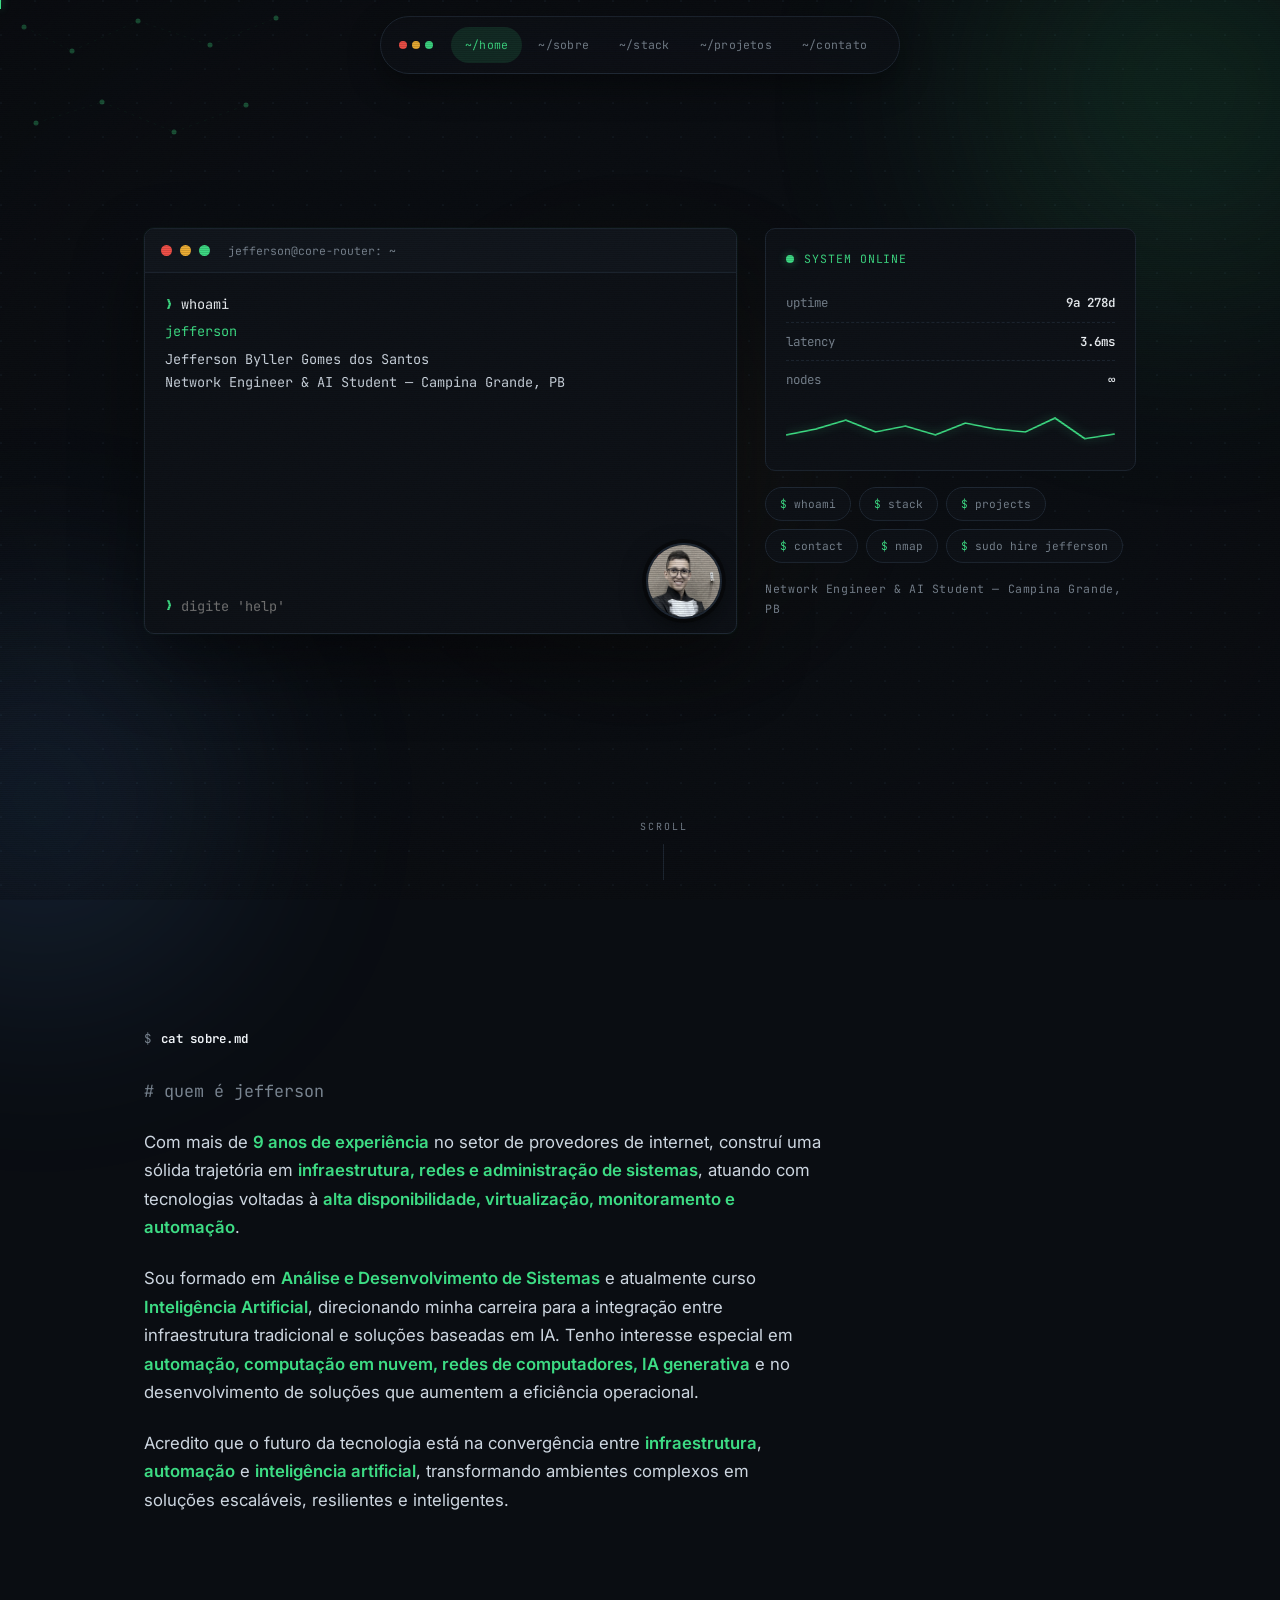
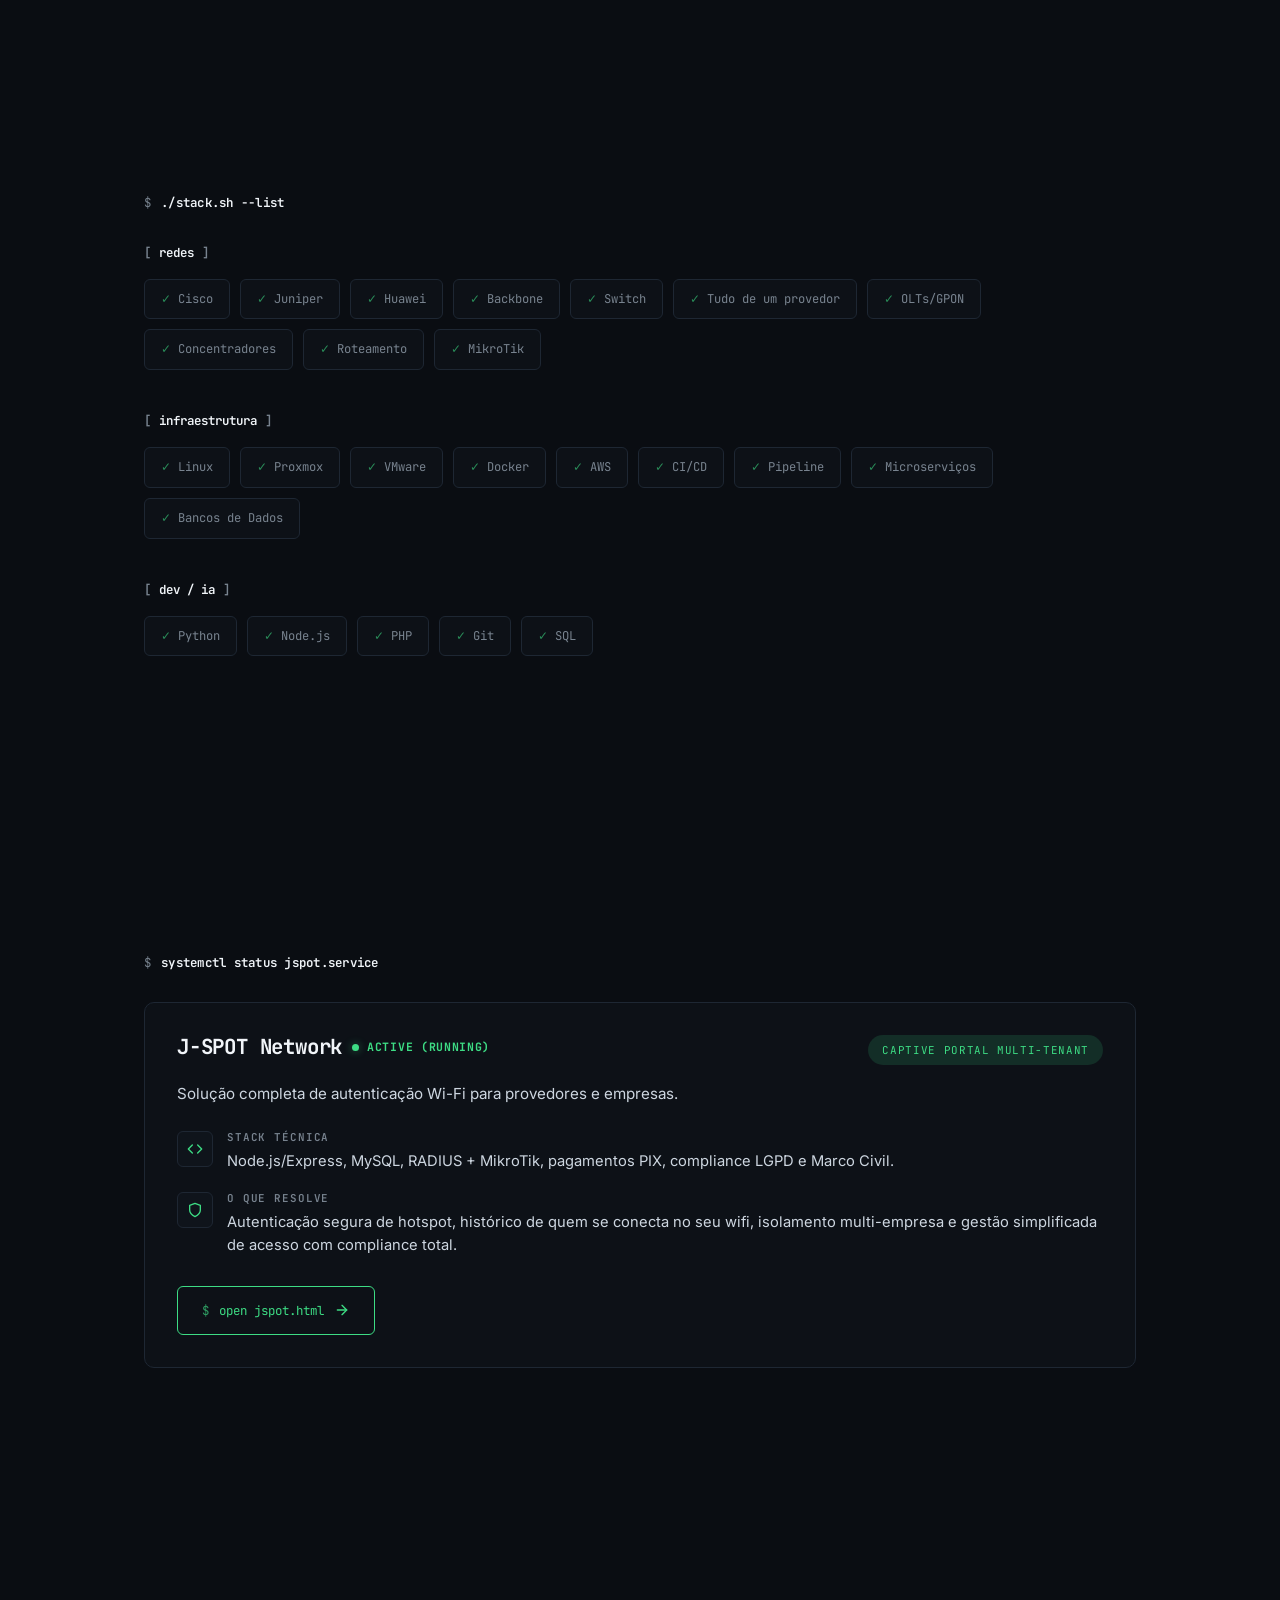
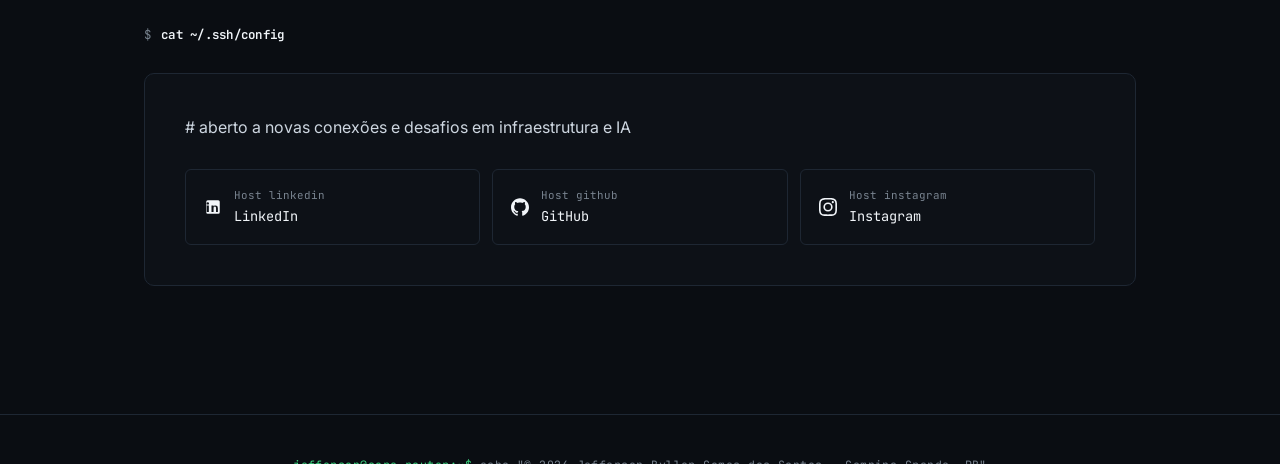
<file: html/index.html>
<!DOCTYPE html>
<html lang="pt-BR">

<head>
    <meta charset="UTF-8">
    <meta name="viewport" content="width=device-width, initial-scale=1.0">
    <meta name="description"
        content="Jefferson Byller — Network Engineer & AI Student. +9 anos em infraestrutura de provedores de internet, agora integrando redes com IA.">
    <title>jefferson@core-router: ~</title>

    <!-- Fonts -->
    <link rel="preconnect" href="https://fonts.googleapis.com">
    <link rel="preconnect" href="https://fonts.gstatic.com" crossorigin>
    <link
        href="https://fonts.googleapis.com/css2?family=JetBrains+Mono:wght@400;500;600;700&family=Inter:wght@400;500;600&display=swap"
        rel="stylesheet">

    <link rel="stylesheet" href="style.css">
    <link rel="icon" type="image/x-icon" href="favicon.ico">
</head>

<body>

    <!-- Custom Cursor -->
    <div class="cursor-caret" id="cursorCaret"></div>
    <div class="cursor-halo" id="cursorHalo"></div>

    <!-- Living Background -->
    <div class="bg-orb bg-orb--1"></div>
    <div class="bg-orb bg-orb--2"></div>
    <div class="bg-orb bg-orb--3"></div>

    <svg class="net-mesh" aria-hidden="true">
        <line x1="8%" y1="18%" x2="24%" y2="34%"></line>
        <line x1="24%" y1="34%" x2="46%" y2="14%"></line>
        <line x1="46%" y1="14%" x2="70%" y2="30%"></line>
        <line x1="70%" y1="30%" x2="92%" y2="12%"></line>
        <line x1="12%" y1="82%" x2="34%" y2="68%"></line>
        <line x1="34%" y1="68%" x2="58%" y2="88%"></line>
        <line x1="58%" y1="88%" x2="82%" y2="70%"></line>
        <circle class="pulse" cx="8%" cy="18%" r="2.5"></circle>
        <circle class="pulse" cx="24%" cy="34%" r="2.5" style="animation-delay: -0.8s;"></circle>
        <circle class="pulse" cx="46%" cy="14%" r="2.5" style="animation-delay: -1.6s;"></circle>
        <circle class="pulse" cx="70%" cy="30%" r="2.5" style="animation-delay: -2.4s;"></circle>
        <circle class="pulse" cx="92%" cy="12%" r="2.5" style="animation-delay: -0.4s;"></circle>
        <circle class="pulse" cx="12%" cy="82%" r="2.5" style="animation-delay: -1.2s;"></circle>
        <circle class="pulse" cx="34%" cy="68%" r="2.5" style="animation-delay: -2s;"></circle>
        <circle class="pulse" cx="58%" cy="88%" r="2.5" style="animation-delay: -2.8s;"></circle>
        <circle class="pulse" cx="82%" cy="70%" r="2.5" style="animation-delay: -0.6s;"></circle>
    </svg>

    <!-- Scroll Progress -->
    <div class="scroll-progress" id="scrollProgress"></div>

    <!-- CRT + Noise -->
    <div class="crt-overlay"></div>
    <div class="noise-overlay"></div>

    <!-- Boot sequence -->
    <div class="boot-screen" id="bootScreen">
        <div id="bootLog"></div>
        <button class="boot-skip" id="bootSkip" type="button">pular introdução →</button>
    </div>

    <!-- Terminal-style floating nav -->
    <nav class="term-nav" id="floatingNav">
        <div class="tab-dots"><span></span><span></span><span></span></div>
        <div class="tab-links">
            <a href="#home">~/home</a>
            <a href="#sobre">~/sobre</a>
            <a href="#stack">~/stack</a>
            <a href="#projetos">~/projetos</a>
            <a href="#contato">~/contato</a>
        </div>
    </nav>

    <main class="container">

        <!-- ░░░ HERO — interactive terminal ░░░ -->
        <section class="hero" id="home">
            <div class="hero-grid">

                <div class="term-window">
                    <div class="term-titlebar">
                        <span class="dot dot-red"></span>
                        <span class="dot dot-amber"></span>
                        <span class="dot dot-green"></span>
                        <span class="term-title">jefferson@core-router: ~</span>
                    </div>
                    <div class="term-body-inner" id="termBodyInner">
                        <div class="term-history" id="termHistory" aria-live="polite"></div>
                        <div class="term-input-line">
                            <span class="prompt">❯</span>
                            <input id="termInput" type="text" autocomplete="off" autocapitalize="off" spellcheck="false"
                                aria-label="Terminal interativo — digite um comando (help para ajuda)"
                                placeholder="digite 'help'">
                        </div>
                    </div>
                    <div class="term-cam">
                        <span class="live-dot"></span>
                        <img src="Images/jeff-cam.jpg" alt="Jefferson Byller" width="240" height="240" loading="eager">
                    </div>
                </div>

                <div class="hero-side">
                    <div class="status-card reveal">
                        <div class="status-row"><span class="dot-pulse"></span> system online</div>
                        <div class="metric"><span>uptime</span><span id="uptimeVal">9a 0d</span></div>
                        <div class="metric"><span>latency</span><span id="pingVal">4.0ms</span></div>
                        <div class="metric"><span>nodes</span><span>∞</span></div>
                        <svg class="sparkline" viewBox="0 0 200 40" preserveAspectRatio="none">
                            <polyline id="sparkPoly" points=""></polyline>
                        </svg>
                    </div>

                    <div class="quick-cmds reveal">
                        <button type="button" data-cmd="whoami">whoami</button>
                        <button type="button" data-cmd="stack">stack</button>
                        <button type="button" data-cmd="projects">projects</button>
                        <button type="button" data-cmd="contact">contact</button>
                        <button type="button" data-cmd="nmap">nmap</button>
                        <button type="button" data-cmd="sudo hire jefferson">sudo hire jefferson</button>
                    </div>

                    <span class="hero-role reveal">Network Engineer &amp; AI Student — Campina Grande, PB</span>
                </div>
            </div>

            <div class="scroll-hint">
                <span>scroll</span>
                <div class="scroll-line"></div>
            </div>
        </section>

        <!-- ░░░ SOBRE ░░░ -->
        <section class="about" id="sobre">
            <div class="file-header reveal"><span class="path">cat sobre.md</span></div>
            <div class="about-content reveal" style="transition-delay: 0.1s;">
                <p class="md-comment">quem é jefferson</p>
                <p>
                    Com mais de <span class="highlight">9 anos de experiência</span> no setor de provedores de
                    internet, construí uma sólida trajetória em <span class="highlight">infraestrutura, redes e
                        administração de sistemas</span>, atuando com tecnologias voltadas à <span
                        class="highlight">alta disponibilidade, virtualização, monitoramento e automação</span>.
                </p>
                <p>
                    Sou formado em <span class="highlight">Análise e Desenvolvimento de Sistemas</span> e atualmente
                    curso <span class="highlight">Inteligência Artificial</span>, direcionando minha carreira para a
                    integração entre infraestrutura tradicional e soluções baseadas em IA. Tenho interesse especial em
                    <span class="highlight">automação, computação em nuvem, redes de computadores, IA generativa</span>
                    e no desenvolvimento de soluções que aumentem a eficiência operacional.
                </p>
                <p>
                    Acredito que o futuro da tecnologia está na convergência entre
                    <span class="highlight">infraestrutura</span>, <span class="highlight">automação</span> e
                    <span class="highlight">inteligência artificial</span>, transformando ambientes complexos em
                    soluções escaláveis, resilientes e inteligentes.
                </p>
            </div>
        </section>

        <!-- ░░░ STACK ░░░ -->
        <section class="stack" id="stack">
            <div class="file-header reveal"><span class="path">./stack.sh --list</span></div>

            <div class="stack-group reveal">
                <span class="stack-category">redes</span>
                <div class="chips-container reveal-stagger">
                    <div class="chip">Cisco</div>
                    <div class="chip">Juniper</div>
                    <div class="chip">Huawei</div>
                    <div class="chip">Backbone</div>
                    <div class="chip">Switch</div>
                    <div class="chip">Tudo de um provedor</div>
                    <div class="chip">OLTs/GPON</div>
                    <div class="chip">Concentradores</div>
                    <div class="chip">Roteamento</div>
                    <div class="chip">MikroTik</div>
                </div>
            </div>

            <div class="stack-group reveal">
                <span class="stack-category">infraestrutura</span>
                <div class="chips-container reveal-stagger">
                    <div class="chip">Linux</div>
                    <div class="chip">Proxmox</div>
                    <div class="chip">VMware</div>
                    <div class="chip">Docker</div>
                    <div class="chip">AWS</div>
                    <div class="chip">CI/CD</div>
                    <div class="chip">Pipeline</div>
                    <div class="chip">Microserviços</div>
                    <div class="chip">Bancos de Dados</div>
                </div>
            </div>

            <div class="stack-group reveal">
                <span class="stack-category">dev / ia</span>
                <div class="chips-container reveal-stagger">
                    <div class="chip">Python</div>
                    <div class="chip">Node.js</div>
                    <div class="chip">PHP</div>
                    <div class="chip">Git</div>
                    <div class="chip">SQL</div>
                </div>
            </div>
        </section>

        <!-- ░░░ PROJETOS ░░░ -->
        <section class="projects" id="projetos">
            <div class="file-header reveal"><span class="path">systemctl status jspot.service</span></div>

            <article class="project-card reveal">
                <div class="project-header">
                    <h3 class="project-title">
                        J-SPOT Network
                        <span class="status-active"><span class="dot-pulse"></span>active (running)</span>
                    </h3>
                    <span class="project-badge">Captive Portal Multi-tenant</span>
                </div>

                <p class="project-tagline">Solução completa de autenticação Wi-Fi para provedores e empresas.</p>

                <div class="project-details">
                    <div class="project-detail-item">
                        <div class="detail-icon">
                            <svg viewBox="0 0 24 24" fill="none" stroke="currentColor" stroke-width="2"
                                stroke-linecap="round" stroke-linejoin="round">
                                <polyline points="16 18 22 12 16 6"></polyline>
                                <polyline points="8 6 2 12 8 18"></polyline>
                            </svg>
                        </div>
                        <div class="detail-content">
                            <h4>Stack Técnica</h4>
                            <p>Node.js/Express, MySQL, RADIUS + MikroTik, pagamentos PIX, compliance
                                LGPD e Marco Civil.</p>
                        </div>
                    </div>
                    <div class="project-detail-item">
                        <div class="detail-icon">
                            <svg viewBox="0 0 24 24" fill="none" stroke="currentColor" stroke-width="2"
                                stroke-linecap="round" stroke-linejoin="round">
                                <path d="M12 22s8-4 8-10V5l-8-3-8 3v7c0 6 8 10 8 10z"></path>
                            </svg>
                        </div>
                        <div class="detail-content">
                            <h4>O que resolve</h4>
                            <p>Autenticação segura de hotspot, histórico de quem se conecta no seu wifi, isolamento
                                multi-empresa e gestão simplificada de acesso com compliance total.</p>
                        </div>
                    </div>
                </div>

                <a href="jspot.html" class="btn-project">
                    <span>open jspot.html</span>
                    <svg width="16" height="16" viewBox="0 0 24 24" fill="none" stroke="currentColor" stroke-width="2"
                        stroke-linecap="round" stroke-linejoin="round">
                        <line x1="5" y1="12" x2="19" y2="12"></line>
                        <polyline points="12 5 19 12 12 19"></polyline>
                    </svg>
                </a>
            </article>
        </section>

        <!-- ░░░ CONTATO ░░░ -->
        <section class="contact" id="contato">
            <div class="file-header reveal"><span class="path">cat ~/.ssh/config</span></div>

            <div class="contact-container reveal">
                <p class="intro"># aberto a novas conexões e desafios em infraestrutura e IA</p>

                <div class="contact-links">
                    <a href="https://www.linkedin.com/in/jefferson-byller-647464249/" target="_blank"
                        rel="noopener noreferrer" class="contact-link" aria-label="LinkedIn">
                        <svg viewBox="0 0 24 24">
                            <path
                                d="M19 3a2 2 0 0 1 2 2v14a2 2 0 0 1-2 2H5a2 2 0 0 1-2-2V5a2 2 0 0 1 2-2h14m-.5 15.5v-5.3a3.26 3.26 0 0 0-3.26-3.26c-1.47 0-2.13.8-2.49 1.38v-1.17h-2.76v8.35h2.76v-4.66c0-1.25.24-2.46 1.78-2.46 1.51 0 1.53 1.43 1.53 2.54v4.61h2.77M6.46 18.5v-8.35H3.7v8.35h2.76M5.08 5.6a1.6 1.6 0 1 0 0 3.21 1.6 1.6 0 0 0 0-3.21z" />
                        </svg>
                        <span>
                            <span class="host-label">Host linkedin</span>
                            LinkedIn
                        </span>
                    </a>
                    <a href="https://github.com/JeffByller" target="_blank" rel="noopener noreferrer"
                        class="contact-link" aria-label="GitHub">
                        <svg viewBox="0 0 24 24">
                            <path
                                d="M12 .297c-6.63 0-12 5.373-12 12 0 5.303 3.438 9.8 8.205 11.385.6.113.82-.258.82-.577 0-.285-.01-1.04-.015-2.04-3.338.724-4.042-1.61-4.042-1.61C4.422 18.07 3.633 17.7 3.633 17.7c-1.087-.744.084-.729.084-.729 1.205.084 1.838 1.236 1.838 1.236 1.07 1.835 2.809 1.305 3.495.998.108-.776.417-1.305.76-1.605-2.665-.3-5.466-1.332-5.466-5.93 0-1.31.465-2.38 1.235-3.22-.135-.303-.54-1.523.105-3.176 0 0 1.005-.322 3.3 1.23.96-.267 1.98-.399 3-.405 1.02.006 2.04.138 3 .405 2.28-1.552 3.285-1.23 3.285-1.23.645 1.653.24 2.873.12 3.176.765.84 1.23 1.91 1.23 3.22 0 4.61-2.805 5.625-5.475 5.92.42.36.81 1.096.81 2.22 0 1.606-.015 2.896-.015 3.286 0 .315.21.69.825.57C20.565 22.092 24 17.592 24 12.297c0-6.627-5.373-12-12-12" />
                        </svg>
                        <span>
                            <span class="host-label">Host github</span>
                            GitHub
                        </span>
                    </a>
                    <a href="https://www.instagram.com/jeffgsan/" target="_blank" rel="noopener noreferrer"
                        class="contact-link" aria-label="Instagram">
                        <svg viewBox="0 0 24 24">
                            <path
                                d="M12 2.163c3.204 0 3.584.012 4.85.07 3.252.148 4.771 1.691 4.919 4.919.058 1.265.069 1.645.069 4.849 0 3.205-.012 3.584-.069 4.849-.149 3.225-1.664 4.771-4.919 4.919-1.266.058-1.644.07-4.85.07-3.204 0-3.584-.012-4.849-.07-3.26-.149-4.771-1.699-4.919-4.92-.058-1.265-.07-1.644-.07-4.849 0-3.204.013-3.583.07-4.849.149-3.227 1.664-4.771 4.919-4.919 1.266-.057 1.645-.069 4.849-.069zM12 0C8.741 0 8.333.014 7.053.072 2.695.272.273 2.69.073 7.051.014 8.333 0 8.741 0 12c0 3.259.014 3.668.072 4.948.2 4.358 2.618 6.78 6.98 6.98 1.281.058 1.689.072 4.948.072 3.259 0 3.668-.014 4.948-.072 4.354-.2 6.782-2.618 6.979-6.98.059-1.28.073-1.689.073-4.948 0-3.259-.014-3.667-.072-4.947-.196-4.354-2.617-6.78-6.979-6.98C15.668.014 15.259 0 12 0zm0 5.838a6.162 6.162 0 1 0 0 12.324 6.162 6.162 0 0 0 0-12.324zM12 16a4 4 0 1 1 0-8 4 4 0 0 1 0 8zm6.406-11.845a1.44 1.44 0 1 0 0 2.881 1.44 1.44 0 0 0 0-2.881z" />
                        </svg>
                        <span>
                            <span class="host-label">Host instagram</span>
                            Instagram
                        </span>
                    </a>
                </div>
            </div>
        </section>

    </main>

    <!-- Footer -->
    <footer class="footer">
        <div class="container">
            <p><span class="prompt">jefferson@core-router:~$</span> echo "© 2026 Jefferson Byller Gomes dos Santos ·
                Campina Grande, PB"</p>
        </div>
    </footer>

    <script src="script.js"></script>

</body>

</html>
</file>
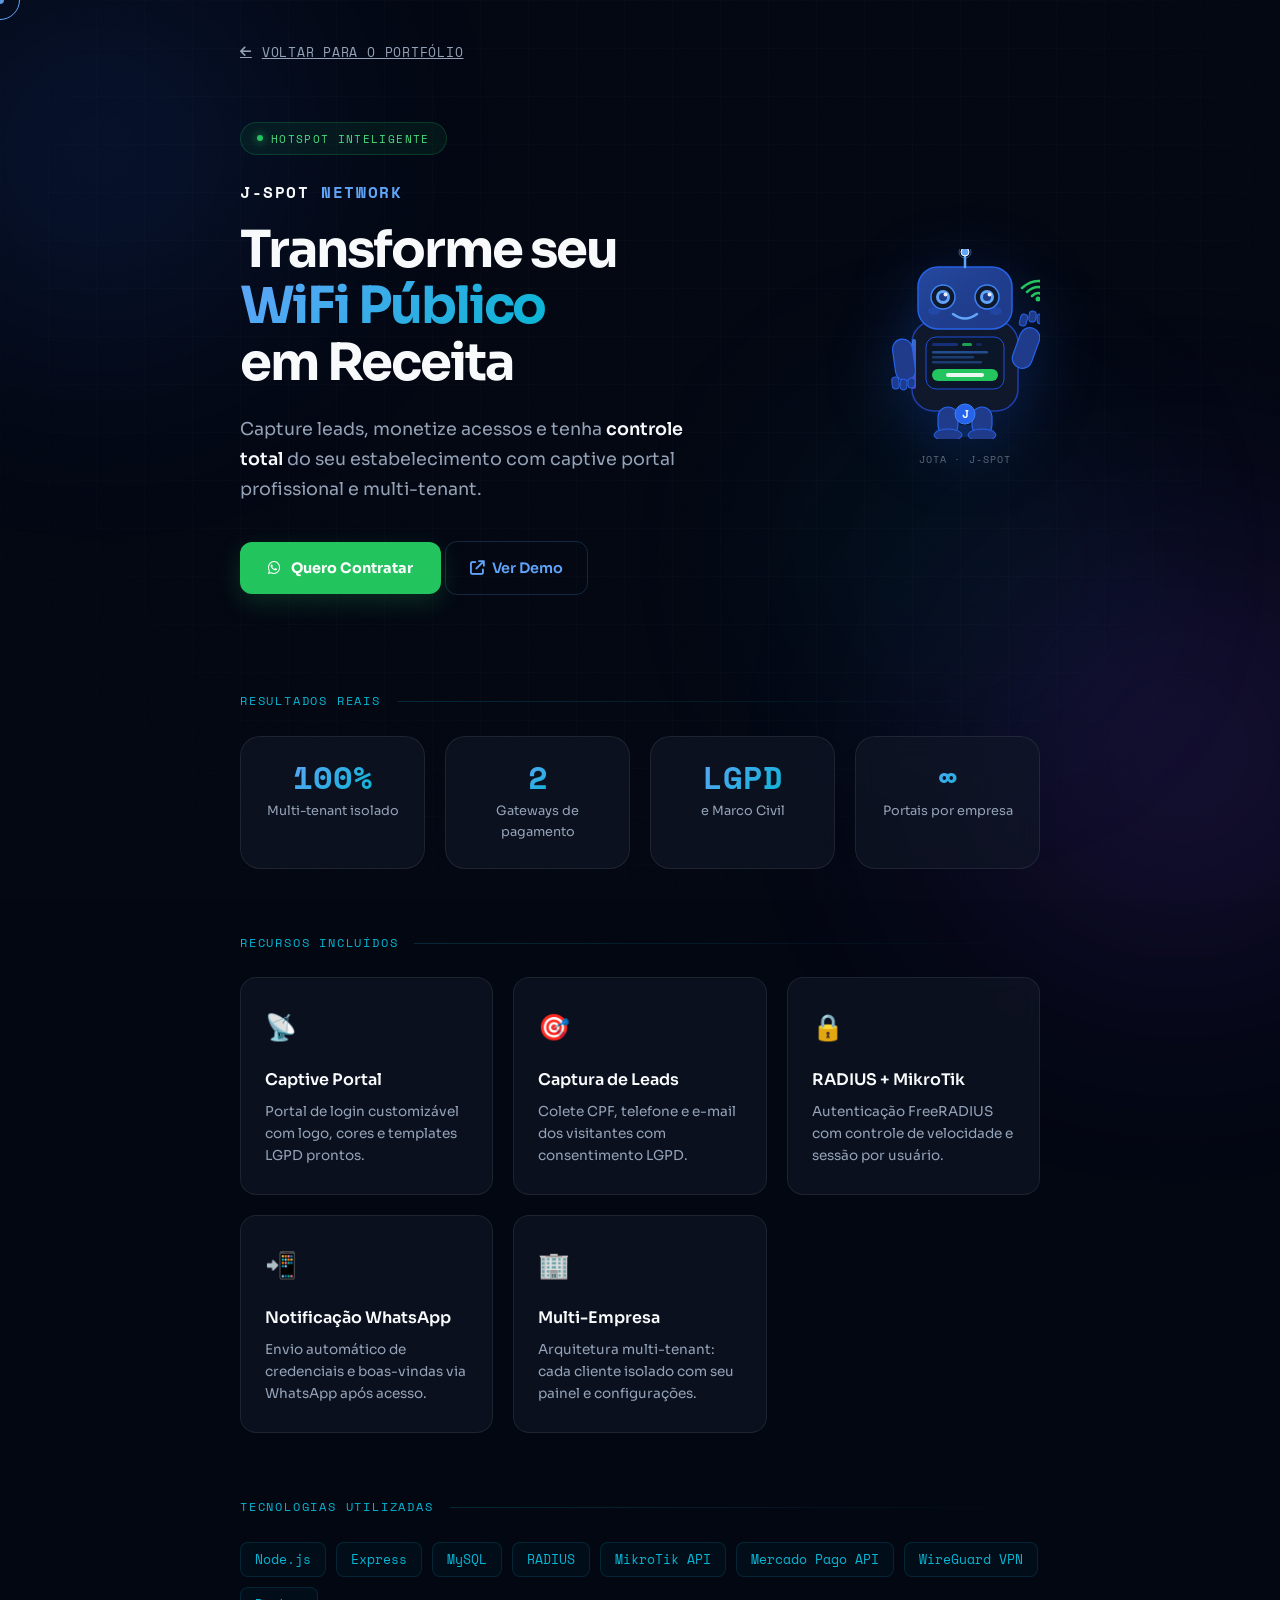
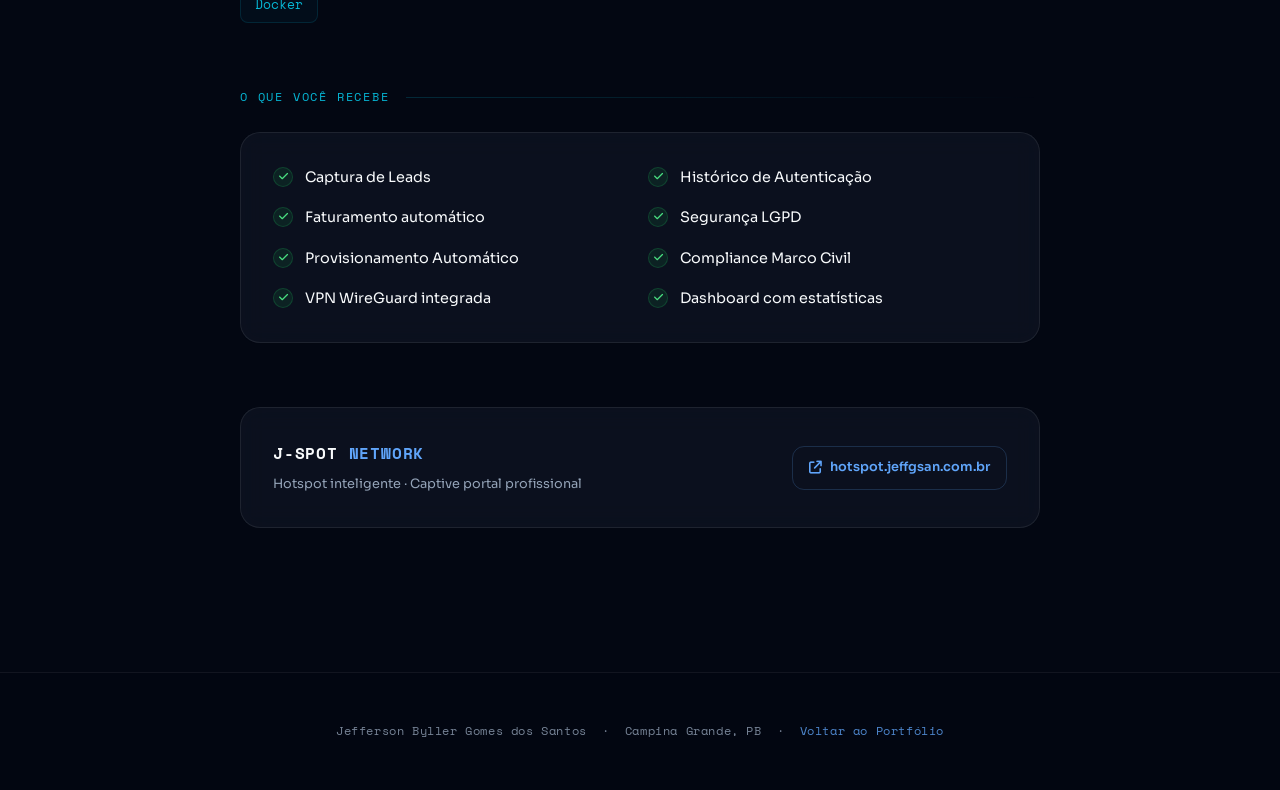
<file: html/jspot.html>
<!DOCTYPE html>
<html lang="pt-br">

<head>
    <meta charset="UTF-8">
    <meta name="viewport" content="width=device-width, initial-scale=1.0">
    <title>J-SPOT Network | Hotspot Inteligente</title>
    <link
        href="https://fonts.googleapis.com/css2?family=Sora:wght@400;600;700&family=Space+Mono:wght@400;700&display=swap"
        rel="stylesheet">
    <link rel="stylesheet" href="https://cdnjs.cloudflare.com/ajax/libs/font-awesome/6.5.2/css/all.min.css">
    <link rel="stylesheet" href="jspot.css">
</head>

<body>
    <!-- Custom Cursor -->
    <div class="cursor-dot" id="cursorDot"></div>
    <div class="cursor-ring" id="cursorRing"></div>

    <!-- Scroll Progress Bar -->
    <div class="scroll-progress" id="scrollProgress"></div>

    <!-- Noise & Grid Overlay -->
    <div class="noise-overlay"></div>
    <div class="grid-overlay"></div>

    <!-- Background Orbs -->
    <div class="bg-orb bg-orb--1"></div>
    <div class="bg-orb bg-orb--2"></div>
    <div class="bg-orb bg-orb--3"></div>

    <div class="jspot-section">
        <div class="jspot-inner">
            <!-- Link para voltar ao portfólio -->
            <a href="index.html" class="back-link">
                <i class="fa-solid fa-arrow-left"></i>
                Voltar para o Portfólio
            </a>

            <!-- HERO -->
            <div class="jspot-hero reveal">
                <div>
                    <div class="jspot-badge">
                        <div class="jspot-badge-dot"></div>
                        Hotspot Inteligente
                    </div>
                    <div class="jspot-wordmark">J-SPOT <span>NETWORK</span></div>
                    <h1 class="jspot-headline">
                        Transforme seu<br>
                        <em>WiFi Público</em><br>
                        em Receita
                    </h1>
                    <p class="jspot-sub">
                        Capture leads, monetize acessos e tenha <strong>controle total</strong> do seu estabelecimento
                        com captive portal profissional e multi-tenant.
                    </p>
                    <div>
                        <a href="https://wa.me/5581995412199" target="_blank" rel="noopener" class="jspot-cta">
                            <i class="fa-brands fa-whatsapp"></i>
                            Quero Contratar
                        </a>
                        <a href="https://hotspot.jeffgsan.com.br/" target="_blank" rel="noopener"
                            class="jspot-cta-demo">
                            <i class="fa-solid fa-arrow-up-right-from-square"></i>
                            Ver Demo
                        </a>
                    </div>
                </div>

                <!-- MASCOTE JSPOT -->
                <div class="mascote-wrap">
                    <svg class="mascote-svg" width="150" height="190" viewBox="0 0 150 190" fill="none"
                        xmlns="http://www.w3.org/2000/svg" title="Jota — mascote J-SPOT">
                        <ellipse cx="75" cy="182" rx="30" ry="6" fill="rgba(37,99,235,0.2)" />
                        <rect x="22" y="72" width="106" height="90" rx="22" fill="#0f172a" stroke="#1e40af"
                            stroke-width="1.5" />
                        <rect x="22" y="90" width="4" height="50" rx="2" fill="url(#bodyGlow)" />
                        <rect x="36" y="88" width="78" height="52" rx="10" fill="#0a1628" stroke="#1d4ed8"
                            stroke-width="1" />
                        <rect x="42" y="94" width="26" height="3" rx="1.5" fill="#1e40af" opacity="0.6" />
                        <rect x="72" y="94" width="10" height="3" rx="1.5" fill="#22c55e" opacity="0.8" />
                        <rect x="86" y="94" width="6" height="3" rx="1.5" fill="#1e40af" opacity="0.4" />
                        <rect x="42" y="102" width="56" height="2.5" rx="1.25" fill="#3b82f6" opacity="0.5" />
                        <rect x="42" y="107" width="42" height="2.5" rx="1.25" fill="#3b82f6" opacity="0.35" />
                        <rect x="42" y="112" width="50" height="2.5" rx="1.25" fill="#3b82f6" opacity="0.35" />
                        <rect x="42" y="120" width="66" height="12" rx="6" fill="#22c55e" />
                        <rect x="56" y="124" width="38" height="4" rx="2" fill="#fff" opacity="0.9" />
                        <rect x="28" y="18" width="94" height="62" rx="20" fill="#1e3a8a" stroke="#2563eb"
                            stroke-width="1.5" />
                        <rect x="29" y="19" width="92" height="60" rx="19" fill="url(#headGrad)" opacity="0.4" />
                        <g class="mascote-eye">
                            <ellipse cx="53" cy="48" rx="12" ry="12" fill="#0f172a" stroke="#3b82f6"
                                stroke-width="1.5" />
                            <ellipse cx="53" cy="48" rx="7" ry="7" fill="#60a5fa" />
                            <ellipse cx="53" cy="48" rx="4" ry="4" fill="#1e3a8a" />
                            <ellipse cx="55.5" cy="45.5" rx="2" ry="2" fill="#fff" opacity="0.9" />
                        </g>
                        <g class="mascote-eye-r">
                            <ellipse cx="97" cy="48" rx="12" ry="12" fill="#0f172a" stroke="#3b82f6"
                                stroke-width="1.5" />
                            <ellipse cx="97" cy="48" rx="7" ry="7" fill="#60a5fa" />
                            <ellipse cx="97" cy="48" rx="4" ry="4" fill="#1e3a8a" />
                            <ellipse cx="99.5" cy="45.5" rx="2" ry="2" fill="#fff" opacity="0.9" />
                        </g>
                        <path d="M 63 65 Q 75 74 87 65" stroke="#60a5fa" stroke-width="2.5" stroke-linecap="round"
                            fill="none" />
                        <ellipse cx="44" cy="62" rx="6" ry="4" fill="#2563eb" opacity="0.25" />
                        <ellipse cx="106" cy="62" rx="6" ry="4" fill="#2563eb" opacity="0.25" />
                        <g class="mascote-antenna">
                            <line x1="75" y1="18" x2="75" y2="5" stroke="#60a5fa" stroke-width="2.5"
                                stroke-linecap="round" />
                            <circle cx="75" cy="3" r="4" fill="#60a5fa" stroke="#fff" stroke-width="1" />
                            <circle cx="75" cy="3" r="6" fill="none" stroke="#60a5fa" stroke-width="1" opacity="0.5" />
                        </g>
                        <rect x="4" y="90" width="20" height="42" rx="10" fill="#1e3a8a" stroke="#2563eb"
                            stroke-width="1.2" transform="rotate(-8, 14, 111)" />
                        <rect x="2" y="128" width="7" height="12" rx="3.5" fill="#1e3a8a" stroke="#2563eb"
                            stroke-width="1" transform="rotate(-5,5.5,134)" />
                        <rect x="10" y="130" width="7" height="11" rx="3.5" fill="#1e3a8a" stroke="#2563eb"
                            stroke-width="1" />
                        <rect x="18" y="129" width="7" height="10" rx="3.5" fill="#1e3a8a" stroke="#2563eb"
                            stroke-width="1" transform="rotate(5,21.5,134)" />
                        <rect x="126" y="78" width="20" height="42" rx="10" fill="#1e3a8a" stroke="#2563eb"
                            stroke-width="1.2" transform="rotate(20, 136, 99)" />
                        <rect x="130" y="65" width="7" height="12" rx="3.5" fill="#1e3a8a" stroke="#2563eb"
                            stroke-width="1" transform="rotate(15,133.5,71)" />
                        <rect x="139" y="62" width="7" height="11" rx="3.5" fill="#1e3a8a" stroke="#2563eb"
                            stroke-width="1" transform="rotate(5,142.5,67.5)" />
                        <rect x="147" y="65" width="7" height="10" rx="3.5" fill="#1e3a8a" stroke="#2563eb"
                            stroke-width="1" transform="rotate(-5,150.5,70)" />
                        <g transform="translate(148, 35)">
                            <path class="signal-1" d="M -6 12 Q 0 6 6 12" stroke="#22c55e" stroke-width="2.5"
                                stroke-linecap="round" fill="none" />
                            <path class="signal-2" d="M -11 8 Q 0 -2 11 8" stroke="#22c55e" stroke-width="2.5"
                                stroke-linecap="round" fill="none" />
                            <path class="signal-3" d="M -16 4 Q 0 -10 16 4" stroke="#22c55e" stroke-width="2.5"
                                stroke-linecap="round" fill="none" />
                            <circle cx="0" cy="15" r="2.5" fill="#22c55e" />
                        </g>
                        <rect x="48" y="158" width="20" height="28" rx="10" fill="#1e3a8a" stroke="#2563eb"
                            stroke-width="1.2" />
                        <rect x="82" y="158" width="20" height="28" rx="10" fill="#1e3a8a" stroke="#2563eb"
                            stroke-width="1.2" />
                        <ellipse cx="58" cy="186" rx="14" ry="6" fill="#1e3a8a" stroke="#2563eb" stroke-width="1" />
                        <ellipse cx="92" cy="186" rx="14" ry="6" fill="#1e3a8a" stroke="#2563eb" stroke-width="1" />
                        <circle cx="75" cy="165" r="10" fill="#2563eb" stroke="#3b82f6" stroke-width="1" />
                        <text x="75" y="169" text-anchor="middle" font-family="Space Mono" font-weight="700"
                            font-size="11" fill="#fff">J</text>
                        <defs>
                            <linearGradient id="bodyGlow" x1="0" y1="0" x2="0" y2="1">
                                <stop offset="0%" stop-color="#3b82f6" stop-opacity="0.8" />
                                <stop offset="100%" stop-color="#7c3aed" stop-opacity="0.8" />
                            </linearGradient>
                            <linearGradient id="headGrad" x1="0" y1="0" x2="1" y2="1">
                                <stop offset="0%" stop-color="#3b82f6" stop-opacity="0.5" />
                                <stop offset="100%" stop-color="#1e3a8a" stop-opacity="0" />
                            </linearGradient>
                        </defs>
                    </svg>
                    <div class="mascote-name">Jota · J-SPOT</div>
                </div>
            </div>

            <!-- STATS -->
            <div class="jspot-section-label reveal">Resultados reais</div>
            <div class="jspot-proof reveal-stagger">
                <div class="proof-stat">
                    <div class="proof-number"><span>100%</span></div>
                    <p class="proof-label">Multi-tenant isolado</p>
                </div>
                <div class="proof-stat">
                    <div class="proof-number"><span>2</span></div>
                    <p class="proof-label">Gateways de pagamento</p>
                </div>
                <div class="proof-stat">
                    <div class="proof-number"><span>LGPD</span></div>
                    <p class="proof-label">e Marco Civil</p>
                </div>
                <div class="proof-stat">
                    <div class="proof-number"><span>∞</span></div>
                    <p class="proof-label">Portais por empresa</p>
                </div>
            </div>

            <!-- FEATURES -->
            <div class="jspot-section-label reveal">Recursos incluídos</div>
            <div class="jspot-features reveal-stagger">
                <div class="feature-card">
                    <span class="feature-icon">📡</span>
                    <div class="feature-title">Captive Portal</div>
                    <p class="feature-desc">Portal de login customizável com logo, cores e templates LGPD prontos.</p>
                </div>
                <div class="feature-card">
                    <span class="feature-icon">🎯</span>
                    <div class="feature-title">Captura de Leads</div>
                    <p class="feature-desc">Colete CPF, telefone e e-mail dos visitantes com consentimento LGPD.</p>
                </div>
                <div class="feature-card">
                    <span class="feature-icon">🔒</span>
                    <div class="feature-title">RADIUS + MikroTik</div>
                    <p class="feature-desc">Autenticação FreeRADIUS com controle de velocidade e sessão por usuário.</p>
                </div>
                <div class="feature-card">
                    <span class="feature-icon">📲</span>
                    <div class="feature-title">Notificação WhatsApp</div>
                    <p class="feature-desc">Envio automático de credenciais e boas-vindas via WhatsApp após acesso.</p>
                </div>
                <div class="feature-card">
                    <span class="feature-icon">🏢</span>
                    <div class="feature-title">Multi-Empresa</div>
                    <p class="feature-desc">Arquitetura multi-tenant: cada cliente isolado com seu painel e
                        configurações.</p>
                </div>
            </div>

            <!-- TECH STACK -->
            <div class="jspot-section-label reveal">Tecnologias Utilizadas</div>
            <div class="tech-pills reveal-stagger">
                <span class="tech-pill">Node.js</span>
                <span class="tech-pill">Express</span>
                <span class="tech-pill">MySQL</span>
                <span class="tech-pill">RADIUS</span>
                <span class="tech-pill">MikroTik API</span>
                <span class="tech-pill">Mercado Pago API</span>
                <span class="tech-pill">WireGuard VPN</span>
                <span class="tech-pill">Docker</span>
            </div>

            <!-- CHECKLIST -->
            <div class="jspot-section-label reveal">O que você recebe</div>
            <div class="jspot-checklist reveal">
                <div class="check-item">
                    <div class="check-icon"><i class="fa-solid fa-check"></i></div>
                    Captura de Leads
                </div>
                <div class="check-item">
                    <div class="check-icon"><i class="fa-solid fa-check"></i></div>
                    Histórico de Autenticação
                </div>
                <div class="check-item">
                    <div class="check-icon"><i class="fa-solid fa-check"></i></div>
                    Faturamento automático
                </div>
                <div class="check-item">
                    <div class="check-icon"><i class="fa-solid fa-check"></i></div>
                    Segurança LGPD
                </div>
                <div class="check-item">
                    <div class="check-icon"><i class="fa-solid fa-check"></i></div>
                    Provisionamento Automático
                </div>
                <div class="check-item">
                    <div class="check-icon"><i class="fa-solid fa-check"></i></div>
                    Compliance Marco Civil
                </div>
                <div class="check-item">
                    <div class="check-icon"><i class="fa-solid fa-check"></i></div>
                    VPN WireGuard integrada
                </div>
                <div class="check-item">
                    <div class="check-icon"><i class="fa-solid fa-check"></i></div>
                    Dashboard com estatísticas
                </div>
            </div>

            <!-- FOOTER BAR -->
            <div class="jspot-footer-bar reveal">
                <div class="jspot-footer-left">
                    <div class="jspot-footer-logo">J-SPOT <span>NETWORK</span></div>
                    <p class="jspot-footer-tagline">Hotspot inteligente · Captive portal profissional</p>
                </div>
                <div class="jspot-footer-right">
                    <a href="https://hotspot.jeffgsan.com.br/" target="_blank" rel="noopener" class="jspot-cta-demo"
                        style="font-size:0.8rem; padding:10px 16px;">
                        <i class="fa-solid fa-arrow-up-right-from-square"></i>
                        hotspot.jeffgsan.com.br
                    </a>
                </div>
            </div>
        </div>
    </div>

    <footer>
        Jefferson Byller Gomes dos Santos &nbsp;·&nbsp; Campina Grande, PB &nbsp;·&nbsp; <a href="index.html">Voltar ao
            Portfólio</a>
    </footer>

    <!-- JavaScript Interactions -->
    <script>
        (function () {
            'use strict';

            // ── Custom Cursor ──
            const dot = document.getElementById('cursorDot');
            const ring = document.getElementById('cursorRing');
            let mouseX = 0, mouseY = 0, ringX = 0, ringY = 0;

            document.addEventListener('mousemove', e => {
                mouseX = e.clientX;
                mouseY = e.clientY;
                dot.style.left = mouseX + 'px';
                dot.style.top = mouseY + 'px';
            });

            function animateRing() {
                ringX += (mouseX - ringX) * 0.12;
                ringY += (mouseY - ringY) * 0.12;
                ring.style.left = ringX + 'px';
                ring.style.top = ringY + 'px';
                requestAnimationFrame(animateRing);
            }
            animateRing();

            // ── Scroll Progress ──
            const progressBar = document.getElementById('scrollProgress');
            window.addEventListener('scroll', () => {
                const scrollTop = window.scrollY;
                const docHeight = document.documentElement.scrollHeight - window.innerHeight;
                const progress = docHeight > 0 ? scrollTop / docHeight : 0;
                progressBar.style.transform = 'scaleX(' + progress + ')';
            }, { passive: true });

            // ── Scroll Reveal (Intersection Observer) ──
            const revealElements = document.querySelectorAll('.reveal, .reveal-stagger');
            const observer = new IntersectionObserver((entries) => {
                entries.forEach(entry => {
                    if (entry.isIntersecting) {
                        entry.target.classList.add('visible');
                    }
                });
            }, { threshold: 0.1, rootMargin: '0px 0px -40px 0px' });

            revealElements.forEach(el => observer.observe(el));
        })();
    </script>
</body>

</html>
</file>
<file: html/style.css>
/* ═══════════════════════════════════════════════════════════
   JEFFERSON BYLLER — core-router shell
   Terminal / Network Engineer visual system
   ═══════════════════════════════════════════════════════════ */
:root {
  --bg: #0a0d12;
  --bg-elevated: #0f141b;
  --panel: #0d1117;
  --panel-2: #11161d;
  --border: #1e2733;
  --border-soft: rgba(61, 220, 132, 0.18);
  --text: #cdd6e0;
  --text-dim: #78838f;
  --text-bright: #f1f5f9;
  --green: #3ddc84;
  --green-soft: rgba(61, 220, 132, 0.14);
  --green-glow: rgba(61, 220, 132, 0.45);
  --amber: #f2b134;
  --amber-soft: rgba(242, 177, 52, 0.14);
  --red: #f85149;
  --blue: #58a6ff;
  --radius: 10px;
  --radius-sm: 6px;
  --mono: 'JetBrains Mono', ui-monospace, SFMono-Regular, Menlo, Consolas, monospace;
  --sans: 'Inter', var(--mono);
  --transition: 0.4s cubic-bezier(0.22, 1, 0.36, 1);
}

/* ═══ RESET & BASE ═══ */
*, *::before, *::after { margin: 0; padding: 0; box-sizing: border-box; }

html {
  scroll-behavior: smooth;
  scrollbar-width: thin;
  scrollbar-color: var(--green) var(--bg);
}

body {
  font-family: var(--sans);
  background: var(--bg);
  color: var(--text);
  line-height: 1.7;
  -webkit-font-smoothing: antialiased;
  overflow-x: hidden;
  cursor: none;
  position: relative;
}

@media (prefers-reduced-motion: reduce) {
  html { scroll-behavior: auto; }
  * { animation-duration: 0.001s !important; animation-iteration-count: 1 !important; transition-duration: 0.001s !important; }
}

::selection { background: var(--green); color: #06110a; }

/* ═══ BACKGROUND ATMOSPHERE ═══ */
body::before {
  content: '';
  position: fixed;
  inset: 0;
  z-index: -3;
  background-image: radial-gradient(circle at 1px 1px, var(--border) 1px, transparent 0);
  background-size: 34px 34px;
  opacity: 0.35;
}

.bg-orb {
  position: fixed;
  border-radius: 50%;
  filter: blur(110px);
  pointer-events: none;
  z-index: -2;
  opacity: 0.22;
}
.bg-orb--1 { width: 620px; height: 620px; background: radial-gradient(circle, var(--green) 0%, transparent 70%); top: -220px; right: -220px; animation: orbFloat1 26s ease-in-out infinite; }
.bg-orb--2 { width: 520px; height: 520px; background: radial-gradient(circle, var(--blue) 0%, transparent 70%); bottom: -160px; left: -220px; animation: orbFloat2 32s ease-in-out infinite; }
.bg-orb--3 { width: 360px; height: 360px; background: radial-gradient(circle, var(--amber) 0%, transparent 70%); top: 50%; left: 50%; transform: translate(-50%, -50%); animation: orbFloat3 22s ease-in-out infinite; opacity: 0.12; }

@keyframes orbFloat1 { 0%,100% { transform: translate(0,0) scale(1);} 33% { transform: translate(-40px,60px) scale(1.1);} 66% { transform: translate(30px,-30px) scale(0.95);} }
@keyframes orbFloat2 { 0%,100% { transform: translate(0,0) scale(1);} 33% { transform: translate(50px,-40px) scale(1.05);} 66% { transform: translate(-30px,50px) scale(0.9);} }
@keyframes orbFloat3 { 0%,100% { transform: translate(-50%,-50%) scale(1);} 50% { transform: translate(-45%,-55%) scale(1.15);} }

/* network node mesh backdrop */
.net-mesh {
  position: fixed;
  inset: 0;
  z-index: -1;
  pointer-events: none;
  opacity: 0.35;
}
.net-mesh circle { fill: var(--green); }
.net-mesh .pulse { animation: nodePulse 3.6s ease-in-out infinite; }
.net-mesh line { stroke: var(--border-soft); stroke-width: 1; stroke-dasharray: 3 5; }
@keyframes nodePulse {
  0%, 100% { opacity: 0.25; r: 2.2; }
  50% { opacity: 0.9; r: 3.4; }
}

/* CRT scanlines + vignette */
.crt-overlay {
  position: fixed;
  inset: 0;
  z-index: 9985;
  pointer-events: none;
  background:
    repeating-linear-gradient(rgba(0,0,0,0.55) 0, rgba(0,0,0,0) 1px, rgba(0,0,0,0) 2px),
    radial-gradient(ellipse at center, rgba(0,0,0,0) 55%, rgba(0,0,0,0.35) 100%);
  opacity: 0.5;
  mix-blend-mode: multiply;
  animation: crtFlicker 7s infinite;
}
@keyframes crtFlicker {
  0%, 96%, 100% { opacity: 0.5; }
  97% { opacity: 0.38; }
  98% { opacity: 0.55; }
}

.noise-overlay {
  position: fixed;
  inset: 0;
  z-index: 9986;
  pointer-events: none;
  opacity: 0.03;
  mix-blend-mode: overlay;
  background-image: url("data:image/svg+xml,%3Csvg viewBox='0 0 256 256' xmlns='http://www.w3.org/2000/svg'%3E%3Cfilter id='n'%3E%3CfeTurbulence type='fractalNoise' baseFrequency='0.85' numOctaves='4' stitchTiles='stitch'/%3E%3C/filter%3E%3Crect width='100%25' height='100%25' filter='url(%23n)'/%3E%3C/svg%3E");
  background-repeat: repeat;
  background-size: 256px;
}

/* ═══ CUSTOM CURSOR — text caret ═══ */
.cursor-caret {
  position: fixed;
  width: 2px;
  height: 18px;
  background: var(--green);
  pointer-events: none;
  z-index: 9999;
  transform: translate(-1px, -50%);
  box-shadow: 0 0 8px var(--green-glow);
  animation: caretBlink 1s step-end infinite;
}
.cursor-halo {
  position: fixed;
  width: 34px;
  height: 34px;
  border: 1px solid var(--green);
  border-radius: 4px;
  pointer-events: none;
  z-index: 9998;
  transform: translate(-50%, -50%);
  opacity: 0;
  transition: opacity 0.25s ease, width 0.25s ease, height 0.25s ease, border-color 0.25s ease;
}
body.cursor-hover .cursor-halo { opacity: 1; background: var(--green-soft); }
@keyframes caretBlink { 50% { opacity: 0; } }

@media (pointer: coarse) {
  .cursor-caret, .cursor-halo { display: none; }
  body { cursor: auto; }
}

/* ═══ BOOT SCREEN ═══ */
.boot-screen {
  position: fixed;
  inset: 0;
  z-index: 10050;
  background: #05070a;
  color: var(--green);
  font-family: var(--mono);
  font-size: 0.85rem;
  padding: 10vh 6vw;
  display: flex;
  flex-direction: column;
  gap: 4px;
  transition: opacity 0.6s ease, visibility 0.6s ease;
}
.boot-screen.hidden { opacity: 0; visibility: hidden; pointer-events: none; }
.boot-line { opacity: 0; white-space: pre-wrap; }
.boot-line.show { opacity: 1; }
.boot-line .ok { color: var(--green); font-weight: 700; }
.boot-line .info { color: var(--blue); font-weight: 700; }
.boot-skip {
  position: absolute;
  bottom: 32px;
  right: 6vw;
  font-family: var(--mono);
  font-size: 0.7rem;
  color: var(--text-dim);
  background: transparent;
  border: 1px solid var(--border);
  border-radius: 999px;
  padding: 8px 16px;
  cursor: none;
  letter-spacing: 0.05em;
}
.boot-skip:hover { border-color: var(--green); color: var(--green); }

/* ═══ SCROLL PROGRESS ═══ */
.scroll-progress {
  position: fixed; top: 0; left: 0; height: 2px;
  background: linear-gradient(90deg, var(--green), var(--blue));
  z-index: 10000; transform-origin: left; transform: scaleX(0); width: 100%;
  box-shadow: 0 0 12px var(--green-glow);
}

/* ═══ TOP TERMINAL NAV ═══ */
.term-nav {
  position: fixed;
  top: 16px;
  left: 50%;
  transform: translateX(-50%) translateY(-100px);
  display: flex;
  align-items: center;
  gap: 18px;
  padding: 10px 18px;
  background: rgba(13, 17, 23, 0.85);
  backdrop-filter: blur(16px) saturate(1.4);
  -webkit-backdrop-filter: blur(16px) saturate(1.4);
  border: 1px solid var(--border);
  border-radius: 999px;
  z-index: 100;
  box-shadow: 0 12px 32px rgba(0,0,0,0.4);
  font-family: var(--mono);
  animation: navDrop 0.8s 2.4s cubic-bezier(0.22, 1, 0.36, 1) forwards;
  max-width: calc(100vw - 32px);
}
@keyframes navDrop { to { transform: translateX(-50%) translateY(0); } }

.term-nav .tab-dots { display: flex; gap: 5px; flex-shrink: 0; }
.term-nav .tab-dots span { width: 8px; height: 8px; border-radius: 50%; display: block; }
.term-nav .tab-dots span:nth-child(1) { background: var(--red); }
.term-nav .tab-dots span:nth-child(2) { background: var(--amber); }
.term-nav .tab-dots span:nth-child(3) { background: var(--green); }

.term-nav .tab-links { display: flex; gap: 2px; overflow-x: auto; }
.term-nav a {
  font-size: 0.72rem;
  text-transform: lowercase;
  letter-spacing: 0.02em;
  color: var(--text-dim);
  padding: 8px 14px;
  border-radius: 999px;
  text-decoration: none;
  transition: all 0.3s ease;
  white-space: nowrap;
}
.term-nav a:hover, .term-nav a.active { color: var(--green); background: var(--green-soft); }

/* ═══ LAYOUT ═══ */
.container { max-width: 1040px; margin: 0 auto; padding: 0 24px; }
section { padding: 96px 0; position: relative; }
@media (min-width: 768px) { section { padding: 128px 0; } }

/* ═══ REVEAL ═══ */
.reveal { opacity: 0; transform: translateY(36px); transition: opacity 0.8s cubic-bezier(0.22,1,0.36,1), transform 0.8s cubic-bezier(0.22,1,0.36,1); }
.reveal.visible { opacity: 1; transform: translateY(0); }
.reveal-stagger > * { opacity: 0; transform: translateY(26px); transition: opacity 0.6s cubic-bezier(0.22,1,0.36,1), transform 0.6s cubic-bezier(0.22,1,0.36,1); }
.reveal-stagger.visible > *:nth-child(1) { transition-delay: 0s; }
.reveal-stagger.visible > *:nth-child(2) { transition-delay: 0.07s; }
.reveal-stagger.visible > *:nth-child(3) { transition-delay: 0.14s; }
.reveal-stagger.visible > *:nth-child(4) { transition-delay: 0.21s; }
.reveal-stagger.visible > *:nth-child(5) { transition-delay: 0.28s; }
.reveal-stagger.visible > *:nth-child(6) { transition-delay: 0.35s; }
.reveal-stagger.visible > *:nth-child(7) { transition-delay: 0.42s; }
.reveal-stagger.visible > * { opacity: 1; transform: translateY(0); }

/* ═══ SECTION LABEL / FILE HEADER ═══ */
.file-header {
  font-family: var(--mono);
  font-size: 0.78rem;
  color: var(--green);
  display: flex;
  align-items: center;
  gap: 10px;
  margin-bottom: 28px;
  letter-spacing: 0.02em;
}
.file-header::before { content: '$'; color: var(--text-dim); }
.file-header .path { color: var(--text-bright); font-weight: 600; }

h1, h2, h3, h4 { color: var(--text-bright); font-weight: 700; letter-spacing: -0.01em; line-height: 1.2; font-family: var(--sans); }
h2 { font-size: clamp(1.7rem, 3.6vw, 2.3rem); font-family: var(--mono); font-weight: 700; }

a { color: var(--green); text-decoration: none; cursor: none; }

/* ═══ HERO ═══ */
.hero {
  min-height: 100vh;
  display: flex;
  flex-direction: column;
  justify-content: center;
  padding-top: 90px;
  gap: 28px;
}

.hero-grid {
  display: grid;
  grid-template-columns: 1fr;
  gap: 28px;
  align-items: start;
}
@media (min-width: 960px) {
  .hero-grid { grid-template-columns: 1.6fr 1fr; }
}

/* Terminal window */
.term-window {
  background: var(--panel);
  border: 1px solid var(--border);
  border-radius: var(--radius);
  overflow: hidden;
  box-shadow: 0 30px 70px rgba(0,0,0,0.45), 0 0 0 1px rgba(61,220,132,0.04);
  animation: fadeIn 0.8s 0.2s ease both;
  position: relative;
}
@keyframes fadeIn { from { opacity: 0; transform: translateY(16px);} to { opacity: 1; transform: translateY(0);} }

.term-titlebar {
  display: flex;
  align-items: center;
  gap: 8px;
  padding: 12px 16px;
  background: var(--panel-2);
  border-bottom: 1px solid var(--border);
  font-family: var(--mono);
}
.term-titlebar .dot { width: 11px; height: 11px; border-radius: 50%; }
.dot-red { background: var(--red); }
.dot-amber { background: var(--amber); }
.dot-green { background: var(--green); }
.term-title { margin-left: 10px; font-size: 0.72rem; color: var(--text-dim); }

.term-body-inner {
  padding: 20px 20px 16px;
  font-family: var(--mono);
  font-size: 0.85rem;
  height: 360px;
  overflow-y: auto;
  display: flex;
  flex-direction: column;
}
.term-history { flex: 1; }
.term-history p, .term-history div { margin-bottom: 4px; white-space: pre-wrap; word-break: break-word; }
.term-history .line-cmd { color: var(--text-bright); }
.term-history .line-cmd::before { content: '❯ '; color: var(--green); }
.term-history .out { color: var(--text); }
.term-history .out-dim { color: var(--text-dim); }
.term-history .out-ok { color: var(--green); }
.term-history .out-warn { color: var(--amber); }
.term-history .out-err { color: var(--red); }
.term-history a { color: var(--blue); text-decoration: underline; text-underline-offset: 2px; }

.term-input-line { display: flex; align-items: center; gap: 8px; margin-top: 8px; flex-shrink: 0; }
.term-input-line .prompt { color: var(--green); flex-shrink: 0; }
.term-input-line input {
  flex: 1;
  background: transparent;
  border: none;
  outline: none;
  color: var(--text-bright);
  font-family: var(--mono);
  font-size: 0.85rem;
  cursor: none;
}

/* webcam-style photo pinned to terminal */
.term-cam {
  position: absolute;
  bottom: 14px;
  right: 14px;
  width: 76px;
  height: 76px;
  border-radius: 50%;
  overflow: hidden;
  border: 2px solid var(--border);
  box-shadow: 0 0 0 4px rgba(0,0,0,0.4), 0 8px 24px rgba(0,0,0,0.5);
  z-index: 3;
  transition: border-color 0.3s ease, transform 0.3s ease;
}
.term-cam:hover { border-color: var(--green); transform: scale(1.05); }
.term-cam img { width: 100%; height: 100%; object-fit: cover; filter: grayscale(55%) contrast(1.05); transition: filter 0.4s ease; }
.term-cam:hover img { filter: grayscale(0%); }
.term-cam .live-dot {
  position: absolute;
  top: 5px;
  left: 5px;
  width: 7px;
  height: 7px;
  border-radius: 50%;
  background: var(--red);
  box-shadow: 0 0 6px var(--red);
  animation: livePulse 1.6s ease-in-out infinite;
}
@keyframes livePulse { 0%,100% { opacity: 1; } 50% { opacity: 0.3; } }

/* Hero side: status card + quick commands */
.hero-side { display: flex; flex-direction: column; gap: 16px; animation: fadeIn 0.8s 0.4s ease both; }

.status-card {
  background: var(--panel);
  border: 1px solid var(--border);
  border-radius: var(--radius);
  padding: 20px;
  font-family: var(--mono);
}
.status-row { display: flex; align-items: center; gap: 10px; font-size: 0.72rem; letter-spacing: 0.08em; color: var(--green); margin-bottom: 16px; text-transform: uppercase; }
.dot-pulse { width: 8px; height: 8px; border-radius: 50%; background: var(--green); box-shadow: 0 0 8px var(--green-glow); animation: livePulse 1.8s ease-in-out infinite; }
.metric { display: flex; justify-content: space-between; font-size: 0.78rem; padding: 8px 0; border-bottom: 1px dashed var(--border); color: var(--text-dim); }
.metric:last-of-type { border-bottom: none; }
.metric span:last-child { color: var(--text-bright); font-weight: 600; }
.sparkline { width: 100%; height: 40px; margin-top: 12px; display: block; }
.sparkline polyline { fill: none; stroke: var(--green); stroke-width: 1.5; filter: drop-shadow(0 0 4px var(--green-glow)); }

.quick-cmds { display: flex; flex-wrap: wrap; gap: 8px; }
.quick-cmds button {
  font-family: var(--mono);
  font-size: 0.7rem;
  background: var(--panel);
  border: 1px solid var(--border);
  color: var(--text-dim);
  padding: 9px 14px;
  border-radius: 999px;
  cursor: none;
  transition: all 0.3s ease;
}
.quick-cmds button::before { content: '$ '; color: var(--green); }
.quick-cmds button:hover { border-color: var(--green); color: var(--text-bright); background: var(--green-soft); }

.hero-role {
  font-family: var(--mono);
  font-size: 0.72rem;
  color: var(--text-dim);
  letter-spacing: 0.05em;
}

.scroll-hint {
  position: absolute;
  bottom: 20px;
  left: 50%;
  transform: translateX(-50%);
  display: flex;
  flex-direction: column;
  align-items: center;
  gap: 8px;
  animation: fadeIn 1s 2.6s ease both;
}
.scroll-hint span { font-family: var(--mono); font-size: 0.62rem; text-transform: uppercase; letter-spacing: 0.2em; color: var(--text-dim); }
.scroll-line { width: 1px; height: 36px; background: var(--border); position: relative; overflow: hidden; }
.scroll-line::after { content: ''; position: absolute; top: -100%; left: 0; width: 100%; height: 100%; background: var(--green); animation: scrollDown 2s infinite ease-in-out; }
@keyframes scrollDown { 0% { top: -100%; } 50% { top: 100%; } 100% { top: 100%; } }

/* ═══ ABOUT (cat sobre.md) ═══ */
.about-content { max-width: 720px; }
.about-content p { font-size: 1.05rem; margin-bottom: 22px; max-width: 680px; }
.md-comment { color: var(--text-dim); font-family: var(--mono); font-size: 0.85rem; margin-bottom: 12px; }
.md-comment::before { content: '# '; }

.highlight { color: var(--green); font-weight: 600; position: relative; }

/* ═══ STACK — terminal tags ═══ */
.stack-group { margin-bottom: 40px; }
.stack-category { font-family: var(--mono); font-size: 0.78rem; color: var(--text-bright); font-weight: 600; margin-bottom: 16px; display: flex; align-items: center; gap: 8px; }
.stack-category::before { content: '['; color: var(--text-dim); }
.stack-category::after { content: ']'; color: var(--text-dim); }
.chips-container { display: flex; flex-wrap: wrap; gap: 10px; }
.chip {
  font-family: var(--mono);
  font-size: 0.76rem;
  background: var(--panel);
  border: 1px solid var(--border);
  color: var(--text-dim);
  padding: 9px 16px;
  border-radius: var(--radius-sm);
  transition: all 0.3s cubic-bezier(0.22,1,0.36,1);
  position: relative;
  cursor: none;
}
.chip::before { content: '✓ '; color: var(--green); opacity: 0.6; }
.chip:hover { border-color: var(--green); color: var(--text-bright); background: var(--green-soft); transform: translateY(-2px); }

/* ═══ PROJECTS — systemctl status card ═══ */
.project-card {
  background: var(--panel);
  border: 1px solid var(--border);
  border-radius: var(--radius);
  padding: 32px;
  position: relative;
  overflow: hidden;
  transition: transform 0.4s ease, box-shadow 0.4s ease, border-color 0.4s ease;
  font-family: var(--mono);
}
.project-card:hover { transform: translateY(-4px); border-color: var(--border-soft); box-shadow: 0 24px 48px rgba(0,0,0,0.35); }

.project-header { display: flex; justify-content: space-between; align-items: flex-start; flex-wrap: wrap; gap: 16px; margin-bottom: 8px; }
.project-title { font-size: 1.3rem; margin-bottom: 0; font-family: var(--mono); display: flex; align-items: center; gap: 10px; }
.status-active { display: inline-flex; align-items: center; gap: 8px; font-size: 0.72rem; color: var(--green); text-transform: uppercase; letter-spacing: 0.06em; }
.status-active .dot-pulse { width: 7px; height: 7px; }

.project-badge {
  font-size: 0.68rem;
  text-transform: uppercase;
  letter-spacing: 0.06em;
  background: var(--green-soft);
  color: var(--green);
  padding: 6px 14px;
  border-radius: 999px;
  white-space: nowrap;
}

.project-tagline { color: var(--text); font-weight: 400; font-size: 0.95rem; margin: 16px 0 24px; font-family: var(--sans); }

.project-details { display: grid; gap: 18px; margin-bottom: 28px; }
.project-detail-item { display: flex; gap: 14px; align-items: flex-start; }
.detail-icon { flex-shrink: 0; width: 36px; height: 36px; border-radius: var(--radius-sm); background: var(--bg-elevated); border: 1px solid var(--border); display: flex; align-items: center; justify-content: center; color: var(--green); }
.detail-icon svg { width: 16px; height: 16px; }
.detail-content h4 { font-size: 0.68rem; text-transform: uppercase; letter-spacing: 0.08em; color: var(--text-dim); margin-bottom: 6px; font-weight: 600; font-family: var(--mono); }
.detail-content p { font-size: 0.92rem; margin-bottom: 0; line-height: 1.6; font-family: var(--sans); color: var(--text); }

.btn-project {
  display: inline-flex;
  align-items: center;
  gap: 10px;
  font-family: var(--mono);
  font-size: 0.78rem;
  color: var(--green);
  padding: 13px 24px;
  border: 1px solid var(--green);
  border-radius: var(--radius-sm);
  transition: all 0.3s cubic-bezier(0.22,1,0.36,1);
  cursor: none;
}
.btn-project::before { content: '$ '; opacity: 0.7; }
.btn-project:hover { background: var(--green-soft); color: var(--text-bright); box-shadow: 0 0 20px var(--green-glow); }
.btn-project svg { transition: transform 0.3s ease; }
.btn-project:hover svg { transform: translateX(4px); }

/* ═══ CONTACT — ssh config ═══ */
.contact-container { background: var(--panel); border: 1px solid var(--border); border-radius: var(--radius); padding: 40px; font-family: var(--mono); }
.contact-container p.intro { font-family: var(--sans); font-size: 1rem; color: var(--text); margin-bottom: 28px; }
.contact-links { display: grid; gap: 12px; grid-template-columns: 1fr; }
@media (min-width: 700px) { .contact-links { grid-template-columns: repeat(3, 1fr); } }
.contact-link {
  display: flex;
  align-items: center;
  gap: 12px;
  color: var(--text-bright);
  font-size: 0.85rem;
  padding: 16px 18px;
  border: 1px solid var(--border);
  border-radius: var(--radius-sm);
  transition: all 0.3s cubic-bezier(0.22,1,0.36,1);
  cursor: none;
}
.contact-link:hover { border-color: var(--green); color: var(--green); background: var(--green-soft); transform: translateY(-3px); }
.contact-link svg { width: 18px; height: 18px; fill: currentColor; flex-shrink: 0; }
.contact-link .host-label { color: var(--text-dim); font-size: 0.68rem; display: block; }

/* ═══ FOOTER ═══ */
.footer { text-align: center; padding: 40px 0; border-top: 1px solid var(--border); font-family: var(--mono); }
.footer p { font-size: 0.72rem; letter-spacing: 0.04em; color: var(--text-dim); max-width: 100%; }
.footer .prompt { color: var(--green); }

/* ═══ RESPONSIVE ═══ */
@media (max-width: 767px) {
  section { padding: 64px 0; }
  .hero { padding-top: 100px; }
  .term-body-inner { height: 300px; font-size: 0.78rem; }
  .project-card { padding: 22px; }
  .contact-container { padding: 28px 20px; }
  .term-nav { top: 12px; padding: 8px 12px; gap: 12px; }
  .term-nav a { padding: 7px 10px; font-size: 0.65rem; }
  .scroll-hint { display: none; }
  .term-cam { width: 56px; height: 56px; bottom: 10px; right: 10px; }
}
</file>
<file: html/jspot.css>
/* ═══════════════════════════════════════════
   DESIGN SYSTEM — J-SPOT Product Page
   ═══════════════════════════════════════════ */
:root {
  --bg: #030712; /* Deep cyber dark */
  --surface: rgba(17, 24, 39, 0.6); /* Glassmorphic card surface */
  --surface-hover: rgba(31, 41, 55, 0.8);
  --text: #f8fafc;
  --text-muted: #94a3b8;
  --border: rgba(255, 255, 255, 0.08);
  --border-focus: rgba(37, 99, 235, 0.4);
  --accent: #2563eb;
  --accent-light: #60a5fa;
  --purple: #7c3aed;
  --green: #22c55e;
  --green-light: #4ade80;
  --cyan: #06b6d4;
  --radius: 20px;
  --transition: 0.4s cubic-bezier(0.22, 1, 0.36, 1);
}

/* ═══════════════════════════════════════════
   RESET & BASE
   ═══════════════════════════════════════════ */
*, *::before, *::after {
  margin: 0;
  padding: 0;
  box-sizing: border-box;
}

html {
  scroll-behavior: smooth;
  scrollbar-width: thin;
  scrollbar-color: var(--accent) transparent;
}

body {
  font-family: 'Sora', sans-serif;
  background-color: var(--bg);
  color: var(--text-muted);
  line-height: 1.7;
  -webkit-font-smoothing: antialiased;
  overflow-x: hidden;
  cursor: none;
  position: relative;
}

/* Custom Scrollbar for Webkit */
::-webkit-scrollbar {
  width: 6px;
}
::-webkit-scrollbar-track {
  background: transparent;
}
::-webkit-scrollbar-thumb {
  background: var(--border);
  border-radius: 99px;
}
::-webkit-scrollbar-thumb:hover {
  background: var(--accent);
}

::selection {
  background: var(--accent);
  color: #fff;
}

/* ═══════════════════════════════════════════
   CUSTOM CURSOR
   ═══════════════════════════════════════════ */
.cursor-dot {
  position: fixed;
  width: 8px;
  height: 8px;
  background: var(--accent-light);
  border-radius: 50%;
  pointer-events: none;
  z-index: 9999;
  transform: translate(-50%, -50%);
  transition: transform 0.1s ease, opacity 0.3s ease;
  mix-blend-mode: difference;
}

.cursor-ring {
  position: fixed;
  width: 40px;
  height: 40px;
  border: 1.5px solid var(--accent-light);
  border-radius: 50%;
  pointer-events: none;
  z-index: 9998;
  transform: translate(-50%, -50%);
  transition: width 0.3s ease, height 0.3s ease, border-color 0.3s ease, background 0.3s ease;
}

body:has(a:hover) .cursor-ring {
  width: 60px;
  height: 60px;
  background: rgba(96, 165, 250, 0.08);
  border-color: transparent;
}

@media (pointer: coarse) {
  .cursor-dot, .cursor-ring { display: none; }
  body { cursor: auto; }
}

/* ═══════════════════════════════════════════
   SCROLL PROGRESS BAR
   ═══════════════════════════════════════════ */
.scroll-progress {
  position: fixed;
  top: 0;
  left: 0;
  height: 3px;
  background: linear-gradient(90deg, var(--accent-light), var(--cyan));
  z-index: 10000;
  transform-origin: left;
  transform: scaleX(0);
  width: 100%;
}

/* ═══════════════════════════════════════════
   NOISE & GRID BACKGROUND
   ═══════════════════════════════════════════ */
.noise-overlay {
  position: fixed;
  inset: 0;
  z-index: 9990;
  pointer-events: none;
  opacity: 0.02;
  background-image: url("data:image/svg+xml,%3Csvg viewBox='0 0 256 256' xmlns='http://www.w3.org/2000/svg'%3E%3Cfilter id='n'%3E%3CfeTurbulence type='fractalNoise' baseFrequency='0.85' numOctaves='4' stitchTiles='stitch'/%3E%3C/filter%3E%3Crect width='100%25' height='100%25' filter='url(%23n)'/%3E%3C/svg%3E");
  background-repeat: repeat;
  background-size: 256px;
}

.grid-overlay {
  position: fixed;
  inset: 0;
  z-index: -2;
  background-image:
    linear-gradient(rgba(255, 255, 255, 0.015) 1px, transparent 1px),
    linear-gradient(90deg, rgba(255, 255, 255, 0.015) 1px, transparent 1px);
  background-size: 48px 48px;
  mask-image: radial-gradient(circle at 50% 30%, black 50%, transparent 95%);
  -webkit-mask-image: radial-gradient(circle at 50% 30%, black 50%, transparent 95%);
  pointer-events: none;
}

/* Animated gradient orbs */
.bg-orb {
  position: fixed;
  border-radius: 50%;
  filter: blur(120px);
  pointer-events: none;
  z-index: -1;
  opacity: 0.25;
}

.bg-orb--1 {
  width: 500px;
  height: 500px;
  background: radial-gradient(circle, var(--accent) 0%, transparent 70%);
  top: -100px;
  left: -150px;
  animation: orbFloat1 25s ease-in-out infinite;
}

.bg-orb--2 {
  width: 600px;
  height: 600px;
  background: radial-gradient(circle, var(--purple) 0%, transparent 70%);
  bottom: -150px;
  right: -200px;
  animation: orbFloat2 30s ease-in-out infinite;
}

.bg-orb--3 {
  width: 400px;
  height: 400px;
  background: radial-gradient(circle, var(--cyan) 0%, transparent 70%);
  top: 40%;
  right: 10%;
  animation: orbFloat3 22s ease-in-out infinite;
  opacity: 0.15;
}

@keyframes orbFloat1 {
  0%, 100% { transform: translate(0, 0) scale(1); }
  33% { transform: translate(50px, 40px) scale(1.1); }
  66% { transform: translate(-30px, -20px) scale(0.9); }
}

@keyframes orbFloat2 {
  0%, 100% { transform: translate(0, 0) scale(1); }
  33% { transform: translate(-60px, -50px) scale(1.05); }
  66% { transform: translate(40px, 60px) scale(0.95); }
}

@keyframes orbFloat3 {
  0%, 100% { transform: translate(0, 0) scale(1); }
  50% { transform: translate(-40px, 40px) scale(1.15); }
}

/* ═══════════════════════════════════════════
   LAYOUT
   ═══════════════════════════════════════════ */
.jspot-section {
  position: relative;
  padding: 0 24px 96px;
  z-index: 1;
}

.jspot-inner {
  max-width: 800px;
  margin: 0 auto;
  position: relative;
  z-index: 10;
}

/* ═══════════════════════════════════════════
   REVEAL SYSTEM
   ═══════════════════════════════════════════ */
.reveal {
  opacity: 0;
  transform: translateY(30px);
  transition: opacity 0.8s cubic-bezier(0.22, 1, 0.36, 1),
              transform 0.8s cubic-bezier(0.22, 1, 0.36, 1);
}

.reveal.visible {
  opacity: 1;
  transform: translateY(0);
}

.reveal-stagger > * {
  opacity: 0;
  transform: translateY(20px);
  transition: opacity 0.6s cubic-bezier(0.22, 1, 0.36, 1),
              transform 0.6s cubic-bezier(0.22, 1, 0.36, 1);
}

.reveal-stagger.visible > *:nth-child(1) { transition-delay: 0s; }
.reveal-stagger.visible > *:nth-child(2) { transition-delay: 0.08s; }
.reveal-stagger.visible > *:nth-child(3) { transition-delay: 0.16s; }
.reveal-stagger.visible > *:nth-child(4) { transition-delay: 0.24s; }
.reveal-stagger.visible > *:nth-child(5) { transition-delay: 0.32s; }
.reveal-stagger.visible > *:nth-child(6) { transition-delay: 0.40s; }
.reveal-stagger.visible > *:nth-child(7) { transition-delay: 0.48s; }
.reveal-stagger.visible > *:nth-child(8) { transition-delay: 0.56s; }

.reveal-stagger.visible > * {
  opacity: 1;
  transform: translateY(0);
}

/* ═══════════════════════════════════════════
   COMPONENTS
   ═══════════════════════════════════════════ */
.back-link {
  display: inline-flex;
  align-items: center;
  gap: 10px;
  color: var(--text-muted);
  font-family: 'Space Mono', monospace;
  font-size: 0.8rem;
  text-transform: uppercase;
  letter-spacing: 0.06em;
  padding: 10px 0;
  margin-top: 32px;
  margin-bottom: 24px;
  transition: all 0.3s ease;
  position: relative;
}

.back-link::after {
  content: '';
  position: absolute;
  bottom: 6px;
  left: 0;
  width: 100%;
  height: 1px;
  background: var(--text-muted);
  transform: scaleX(0);
  transform-origin: right;
  transition: transform 0.3s ease;
}

.back-link:hover {
  color: var(--accent-light);
  transform: translateX(-4px);
}

.back-link:hover::after {
  background: var(--accent-light);
  transform: scaleX(1);
  transform-origin: left;
}

/* ═══════════════════════════════════════════
   HERO
   ═══════════════════════════════════════════ */
.jspot-hero {
  padding-top: 24px;
  display: grid;
  grid-template-columns: 1fr auto;
  gap: 48px;
  align-items: center;
  margin-bottom: 96px;
}

.jspot-badge {
  display: inline-flex;
  align-items: center;
  gap: 8px;
  font-family: 'Space Mono', monospace;
  font-size: 0.7rem;
  letter-spacing: 0.12em;
  text-transform: uppercase;
  color: var(--green-light);
  background: rgba(34, 197, 94, 0.08);
  border: 1px solid rgba(34, 197, 94, 0.2);
  border-radius: 999px;
  padding: 6px 16px;
  margin-bottom: 24px;
}

.jspot-badge-dot {
  width: 6px;
  height: 6px;
  border-radius: 50%;
  background: var(--green);
  box-shadow: 0 0 10px var(--green);
  animation: pulse-dot 2s ease-in-out infinite;
}

@keyframes pulse-dot {
  0%, 100% { opacity: 1; transform: scale(1); }
  50% { opacity: 0.4; transform: scale(0.7); }
}

.jspot-wordmark {
  font-family: 'Space Mono', monospace;
  font-size: 1rem;
  font-weight: 700;
  letter-spacing: 0.1em;
  color: var(--text);
  margin-bottom: 16px;
}

.jspot-wordmark span {
  color: var(--accent-light);
}

.jspot-headline {
  font-size: clamp(2.2rem, 5vw, 3.2rem);
  font-weight: 700;
  line-height: 1.1;
  letter-spacing: -0.04em;
  color: var(--text);
  margin-bottom: 24px;
}

.jspot-headline em {
  font-style: normal;
  background: linear-gradient(135deg, var(--accent-light), var(--cyan));
  -webkit-background-clip: text;
  -webkit-text-fill-color: transparent;
  background-clip: text;
  display: inline-block;
}

.jspot-sub {
  font-size: 1.1rem;
  color: var(--text-muted);
  margin-bottom: 36px;
  max-width: 480px;
}

.jspot-sub strong {
  color: var(--text);
  font-weight: 600;
}

/* CTAs */
.jspot-cta-group {
  display: flex;
  flex-wrap: wrap;
  gap: 16px;
}

.jspot-cta {
  display: inline-flex;
  align-items: center;
  gap: 10px;
  background: var(--green);
  color: #fff;
  font-weight: 700;
  font-size: 0.9rem;
  padding: 14px 28px;
  border-radius: 12px;
  text-decoration: none;
  transition: all 0.35s cubic-bezier(0.22, 1, 0.36, 1);
  box-shadow: 0 8px 24px rgba(34, 197, 94, 0.2);
}

.jspot-cta:hover {
  background: var(--green-light);
  transform: translateY(-2px);
  box-shadow: 0 12px 32px rgba(34, 197, 94, 0.35);
}

.jspot-cta-demo {
  display: inline-flex;
  align-items: center;
  gap: 8px;
  background: transparent;
  color: var(--accent-light);
  font-size: 0.9rem;
  font-weight: 600;
  padding: 14px 24px;
  border-radius: 12px;
  border: 1px solid rgba(96, 165, 250, 0.2);
  text-decoration: none;
  transition: all 0.35s cubic-bezier(0.22, 1, 0.36, 1);
}

.jspot-cta-demo:hover {
  border-color: var(--accent-light);
  background: rgba(96, 165, 250, 0.06);
  transform: translateY(-2px);
}

/* ═══════════════════════════════════════════
   MASCOT - JOTA
   ═══════════════════════════════════════════ */
.mascote-wrap {
  display: flex;
  flex-direction: column;
  align-items: center;
  gap: 12px;
  flex-shrink: 0;
}

.mascote-name {
  font-family: 'Space Mono', monospace;
  font-size: 0.65rem;
  color: var(--text-muted);
  letter-spacing: 0.1em;
  text-transform: uppercase;
  opacity: 0.6;
}

.mascote-svg {
  animation: float 4s ease-in-out infinite;
  filter: drop-shadow(0 12px 32px rgba(37, 99, 235, 0.25));
  transition: filter 0.3s;
}

.mascote-svg:hover {
  filter: drop-shadow(0 16px 40px rgba(34, 197, 94, 0.35));
}

@keyframes float {
  0%, 100% { transform: translateY(0); }
  50% { transform: translateY(-12px); }
}

@keyframes signal-pulse {
  0%, 100% { opacity: 0.2; transform: scale(0.8); }
  50% { opacity: 1; transform: scale(1); }
}

@keyframes eye-blink {
  0%, 90%, 100% { transform: scaleY(1); }
  95% { transform: scaleY(0.05); }
}

@keyframes antenna-glow {
  0%, 100% { opacity: 0.6; }
  50% { opacity: 1; filter: drop-shadow(0 0 6px #60a5fa); }
}

.mascote-eye {
  animation: eye-blink 5s ease-in-out infinite;
  transform-origin: center;
}

.mascote-eye-r {
  animation: eye-blink 5s 0.2s ease-in-out infinite;
  transform-origin: center;
}

.mascote-antenna {
  animation: antenna-glow 2s ease-in-out infinite;
}

.signal-1 { animation: signal-pulse 1.8s 0s ease-in-out infinite; }
.signal-2 { animation: signal-pulse 1.8s 0.3s ease-in-out infinite; }
.signal-3 { animation: signal-pulse 1.8s 0.6s ease-in-out infinite; }

/* ═══════════════════════════════════════════
   SECTION LABELS
   ═══════════════════════════════════════════ */
.jspot-section-label {
  font-family: 'Space Mono', monospace;
  font-size: 0.75rem;
  letter-spacing: 0.15em;
  text-transform: uppercase;
  color: var(--cyan);
  margin-top: 64px;
  margin-bottom: 24px;
  display: flex;
  align-items: center;
  gap: 16px;
}

.jspot-section-label::after {
  content: '';
  height: 1px;
  flex: 1;
  background: linear-gradient(90deg, rgba(6, 182, 212, 0.2), transparent);
}

/* ═══════════════════════════════════════════
   PROOF STATS
   ═══════════════════════════════════════════ */
.jspot-proof {
  display: grid;
  grid-template-columns: repeat(auto-fit, minmax(140px, 1fr));
  gap: 20px;
  margin-bottom: 64px;
}

.proof-stat {
  text-align: center;
  background: var(--surface);
  border: 1px solid var(--border);
  border-radius: var(--radius);
  padding: 24px 20px;
  backdrop-filter: blur(12px);
  -webkit-backdrop-filter: blur(12px);
  transition: all 0.35s ease;
}

.proof-stat:hover {
  transform: translateY(-4px);
  border-color: rgba(6, 182, 212, 0.3);
  box-shadow: 0 12px 30px rgba(6, 182, 212, 0.05);
}

.proof-number {
  font-size: 2rem;
  font-weight: 700;
  color: var(--text);
  line-height: 1;
  margin-bottom: 8px;
  font-family: 'Space Mono', monospace;
}

.proof-number span {
  background: linear-gradient(135deg, var(--accent-light), var(--cyan));
  -webkit-background-clip: text;
  -webkit-text-fill-color: transparent;
  background-clip: text;
}

.proof-label {
  font-size: 0.8rem;
  color: var(--text-muted);
  margin: 0;
}

/* ═══════════════════════════════════════════
   FEATURES GRID
   ═══════════════════════════════════════════ */
.jspot-features {
  display: grid;
  grid-template-columns: repeat(auto-fit, minmax(220px, 1fr));
  gap: 20px;
  margin-bottom: 64px;
}

.feature-card {
  background: var(--surface);
  border: 1px solid var(--border);
  border-radius: 16px;
  padding: 28px 24px;
  backdrop-filter: blur(12px);
  -webkit-backdrop-filter: blur(12px);
  transition: all 0.35s var(--transition);
  position: relative;
  overflow: hidden;
}

.feature-card::before {
  content: '';
  position: absolute;
  top: 0; left: 0; right: 0;
  height: 2px;
  background: linear-gradient(90deg, var(--accent), var(--purple));
  opacity: 0;
  transition: opacity 0.3s;
}

.feature-card:hover {
  border-color: rgba(37, 99, 235, 0.3);
  background: var(--surface-hover);
  transform: translateY(-4px);
  box-shadow: 0 12px 32px rgba(37, 99, 235, 0.06);
}

.feature-card:hover::before {
  opacity: 1;
}

.feature-icon {
  font-size: 1.6rem;
  margin-bottom: 16px;
  display: block;
}

.feature-title {
  font-size: 1rem;
  font-weight: 600;
  color: var(--text);
  margin-bottom: 8px;
}

.feature-desc {
  font-size: 0.85rem;
  color: var(--text-muted);
  line-height: 1.6;
  margin: 0;
}

/* ═══════════════════════════════════════════
   CHECKLIST
   ═══════════════════════════════════════════ */
.jspot-checklist {
  display: grid;
  grid-template-columns: repeat(auto-fit, minmax(240px, 1fr));
  gap: 16px;
  margin-bottom: 64px;
  background: var(--surface);
  border: 1px solid var(--border);
  border-radius: var(--radius);
  padding: 32px;
  backdrop-filter: blur(12px);
  -webkit-backdrop-filter: blur(12px);
}

.check-item {
  display: flex;
  align-items: center;
  gap: 12px;
  font-size: 0.9rem;
  color: var(--text);
}

.check-icon {
  width: 20px;
  height: 20px;
  border-radius: 50%;
  background: rgba(34, 197, 94, 0.1);
  border: 1px solid rgba(34, 197, 94, 0.2);
  display: flex;
  align-items: center;
  justify-content: center;
  flex-shrink: 0;
  font-size: 0.65rem;
  color: var(--green-light);
}

/* ═══════════════════════════════════════════
   TECH PILLS
   ═══════════════════════════════════════════ */
.tech-pills {
  display: flex;
  flex-wrap: wrap;
  gap: 10px;
  margin-bottom: 64px;
}

.tech-pill {
  font-size: 0.8rem;
  font-family: 'Space Mono', monospace;
  padding: 6px 14px;
  border-radius: 8px;
  border: 1px solid rgba(6, 182, 212, 0.15);
  color: var(--cyan);
  background: rgba(6, 182, 212, 0.04);
  transition: all 0.3s ease;
  cursor: default;
}

.tech-pill:hover {
  background: rgba(6, 182, 212, 0.1);
  border-color: var(--cyan);
  color: #fff;
  transform: translateY(-2px);
}

/* ═══════════════════════════════════════════
   PRICING
   ═══════════════════════════════════════════ */
.pricing-card {
  background: var(--surface);
  border: 1px solid rgba(37, 99, 235, 0.2);
  border-radius: var(--radius);
  padding: 40px;
  position: relative;
  overflow: hidden;
  backdrop-filter: blur(12px);
  -webkit-backdrop-filter: blur(12px);
  transition: all 0.35s ease;
  margin-bottom: 64px;
}

.pricing-card:hover {
  border-color: rgba(37, 99, 235, 0.4);
  transform: translateY(-3px);
  box-shadow: 0 20px 50px rgba(37, 99, 235, 0.1);
}

.pricing-card::after {
  content: '';
  position: absolute;
  inset: 0;
  background: radial-gradient(ellipse at top left, rgba(37, 99, 235, 0.05) 0%, transparent 60%);
  pointer-events: none;
}

.pricing-header {
  display: flex;
  align-items: flex-start;
  justify-content: space-between;
  margin-bottom: 32px;
  flex-wrap: wrap;
  gap: 20px;
}

.pricing-title {
  font-weight: 700;
  font-size: 1.15rem;
  color: var(--text);
  margin-bottom: 6px;
}

.pricing-subtitle {
  font-size: 0.85rem;
  color: var(--text-muted);
  margin: 0;
}

.pricing-price {
  text-align: right;
}

.pricing-from {
  font-size: 0.72rem;
  color: var(--text-muted);
  font-family: 'Space Mono', monospace;
  letter-spacing: 0.05em;
  text-transform: uppercase;
}

.pricing-value {
  font-size: 2.2rem;
  font-weight: 700;
  color: var(--text);
  line-height: 1;
}

.pricing-value sup {
  font-size: 1.1rem;
  vertical-align: top;
  margin-top: 4px;
  color: var(--accent-light);
}

.pricing-value sub {
  font-size: 0.8rem;
  color: var(--text-muted);
  font-weight: 300;
}

.pricing-badge {
  display: inline-flex;
  align-items: center;
  gap: 6px;
  background: rgba(34, 197, 94, 0.08);
  border: 1px solid rgba(34, 197, 94, 0.2);
  color: var(--green-light);
  font-size: 0.72rem;
  font-family: 'Space Mono', monospace;
  letter-spacing: 0.08em;
  padding: 4px 12px;
  border-radius: 999px;
  margin-bottom: 16px;
}

.pricing-features-list {
  list-style: none;
  display: grid;
  grid-template-columns: repeat(auto-fit, minmax(220px, 1fr));
  gap: 12px;
  margin-bottom: 36px;
}

.pricing-features-list li {
  display: flex;
  align-items: center;
  gap: 10px;
  font-size: 0.9rem;
  color: var(--text-muted);
}

.pricing-features-list li i {
  color: var(--green);
  font-size: 0.75rem;
}

.pricing-cta-row {
  display: flex;
  gap: 16px;
  flex-wrap: wrap;
}

/* ═══════════════════════════════════════════
   FOOTER BAR
   ═══════════════════════════════════════════ */
.jspot-footer-bar {
  background: var(--surface);
  border: 1px solid var(--border);
  border-radius: var(--radius);
  padding: 32px;
  display: flex;
  align-items: center;
  justify-content: space-between;
  gap: 20px;
  flex-wrap: wrap;
  margin-bottom: 48px;
  backdrop-filter: blur(12px);
  -webkit-backdrop-filter: blur(12px);
}

.jspot-footer-left {
  display: flex;
  flex-direction: column;
  gap: 6px;
}

.jspot-footer-logo {
  font-family: 'Space Mono', monospace;
  font-weight: 700;
  font-size: 1rem;
  color: var(--text);
  letter-spacing: 0.05em;
}

.jspot-footer-logo span {
  color: var(--accent-light);
}

.jspot-footer-tagline {
  font-size: 0.8rem;
  color: var(--text-muted);
  margin: 0;
}

/* ═══════════════════════════════════════════
   FOOTER
   ═══════════════════════════════════════════ */
footer {
  position: relative;
  z-index: 10;
  padding: 48px 24px;
  text-align: center;
  font-family: 'Space Mono', monospace;
  font-size: 0.75rem;
  color: var(--text-muted);
  letter-spacing: 0.05em;
  border-top: 1px solid var(--border);
  background: var(--bg);
  opacity: 0.8;
}

footer a {
  color: var(--accent-light);
  text-decoration: none;
  transition: opacity 0.2s;
}

footer a:hover {
  opacity: 0.8;
}

/* ═══════════════════════════════════════════
   RESPONSIVE DESIGN
   ═══════════════════════════════════════════ */
@media (max-width: 768px) {
  .jspot-hero {
    grid-template-columns: 1fr;
    gap: 32px;
    text-align: left;
  }

  .mascote-wrap {
    display: none; /* Hide mascot on mobile to save space */
  }

  .pricing-card {
    padding: 24px;
  }

  .pricing-header {
    flex-direction: column;
    align-items: flex-start;
  }

  .pricing-price {
    text-align: left;
  }
}
</file>
